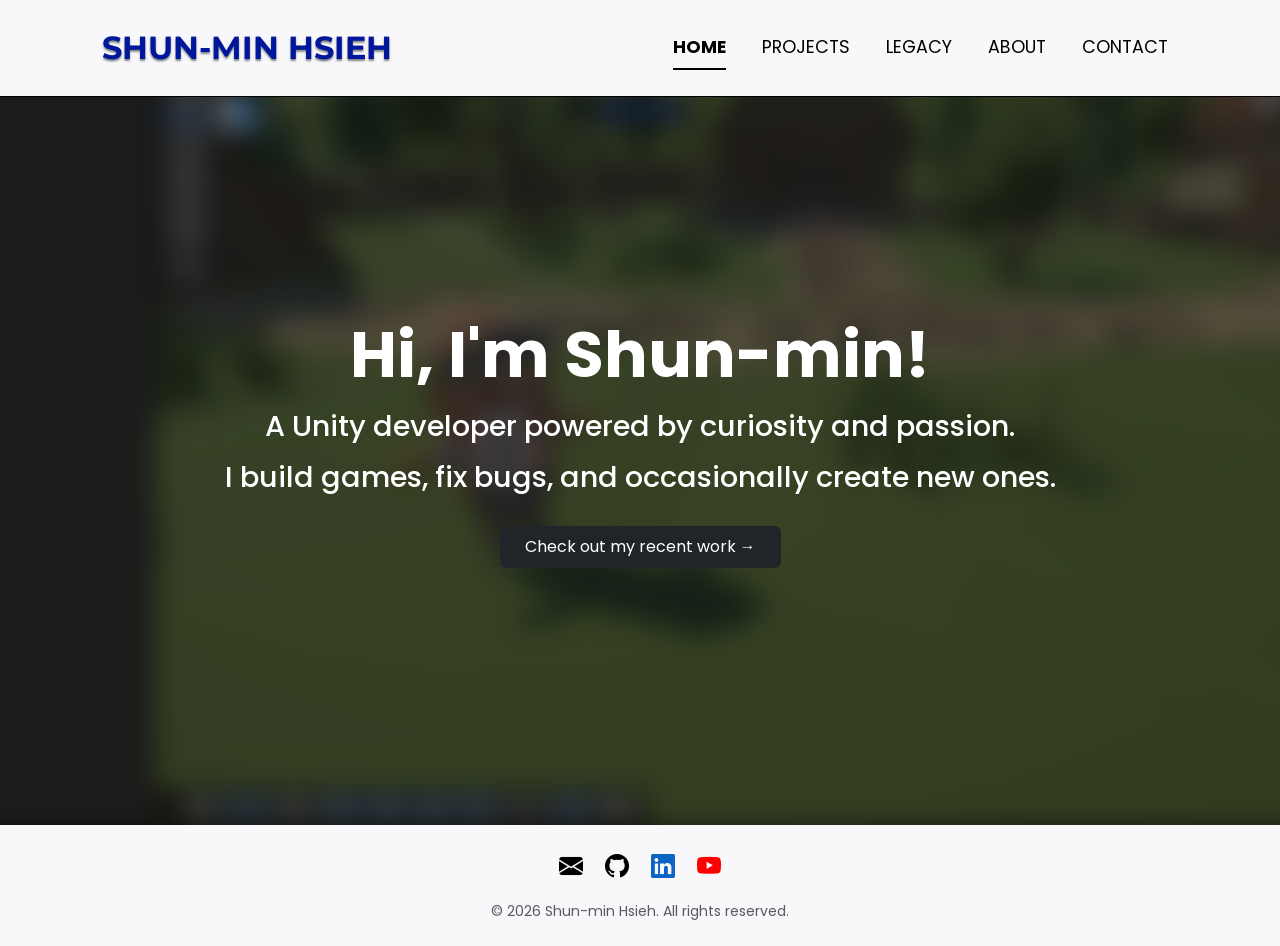
<file: index.html>
<!DOCTYPE html>
<html lang="en">
  <head>
    <meta charset="UTF-8" />
    <meta name="viewport" content="width=device-width, initial-scale=1.0" />

    <title>Shun-min Hsieh | Game Programmer Portfolio</title>
    <meta
      name="description"
      content="Shun-min Hsieh — Unity Game Programmer specializing in gameplay and UI development."
    />

    <!-- Favicon -->
    <link rel="icon" type="image/png" href="img/favicon.png" />

    <!-- Google Fonts -->
    <link rel="preconnect" href="https://fonts.googleapis.com" />
    <link rel="preconnect" href="https://fonts.gstatic.com" crossorigin />
    <link
      href="https://fonts.googleapis.com/css2?family=Montserrat:wght@900&family=Poppins:wght@300;400;700&display=swap"
      rel="stylesheet"
    />

    <!-- Bootstrap CSS -->
    <link
      href="https://cdn.jsdelivr.net/npm/bootstrap@5.3.2/dist/css/bootstrap.min.css"
      rel="stylesheet"
    />

    <!-- Bootstrap Icons -->
    <link
      rel="stylesheet"
      href="https://cdn.jsdelivr.net/npm/bootstrap-icons@1.11.2/font/bootstrap-icons.min.css"
    />

    <!-- CSS -->
    <link rel="stylesheet" href="css/style.css" />

    <!-- Open Graph -->
    <meta property="og:title" content="Shun-min Hsieh | Game Programmer Portfolio" />
    <meta property="og:description" content="Unity Game Programmer Portfolio" />
    <meta property="og:type" content="website" />
    <meta property="og:image" content="img/preview.png" />
    <meta property="og:url" content="https://sh960440.github.io/portfolio/" />

    <!-- Twitter Card -->
    <meta name="twitter:card" content="summary_large_image" />
  </head>

  <body>
    <!-- Navbar -->
    <nav class="navbar py-3" style="background-color: #f8f8fa">
      <div class="container d-flex justify-content-between align-items-center">
        <a class="navbar-brand fw-bold" href="index.html">SHUN-MIN HSIEH</a>

        <ul class="nav nav-underline">
          <li class="nav-item">
            <a class="nav-link active" href="index.html">HOME</a>
          </li>
          <li class="nav-item">
            <a class="nav-link" href="projects.html">PROJECTS</a>
          </li>
          <li class="nav-item">
            <a class="nav-link" href="legacy.html">LEGACY</a>
          </li>
          <li class="nav-item">
            <a class="nav-link" href="about.html">ABOUT</a>
          </li>
          <li class="nav-item">
            <a class="nav-link" href="contact.html">CONTACT</a>
          </li>
        </ul>
      </div>
    </nav>

    <!-- Hero Section -->
    <section class="hero">
      <div class="hero-bg"></div>
      <div class="hero-content text-center">
        <h1 class="fw-bold">Hi, I'm Shun-min!</h1>
        <h2 class="mt-3">A Unity developer powered by curiosity and passion.</h2>
        <h2 class="mt-3">I build games, fix bugs, and occasionally create new ones.</h2>
        <a href="projects.html" class="btn btn-dark mt-4 px-4 py-2">Check out my recent work →</a>
      </div>
    </section>

    <!-- Footer -->
    <footer class="py-4" style="background-color: #f8f8fa;">
      <div class="container text-center">
        <div class="mb-3 social-links">
          <a href="mailto:sh960440@gmail.com" class="mx-2 email">
            <i class="bi bi-envelope-fill"></i>
          </a>
          <a href="https://github.com/sh960440" class="mx-2 github">
            <i class="bi bi-github"></i>
          </a>
          <a href="https://linkedin.com/in/shun-min-hsieh-b8a76b166/" class="mx-2 linkedin">
            <i class="bi bi-linkedin"></i>
          </a>
          <a href="https://youtube.com/playlist?list=PLE5NE7yeOQR6OZbv3dW4vCkKGmFOtLgiM&si=_cCBBaSSwA2jwL-O" class="mx-2 youtube">
            <i class="bi bi-youtube"></i>
          </a>
        </div>

        <p class="text-muted small mb-0">
          &copy; 2026 Shun-min Hsieh. All rights reserved.
        </p>
      </div>
    </footer>
  </body>
</html>
</file>
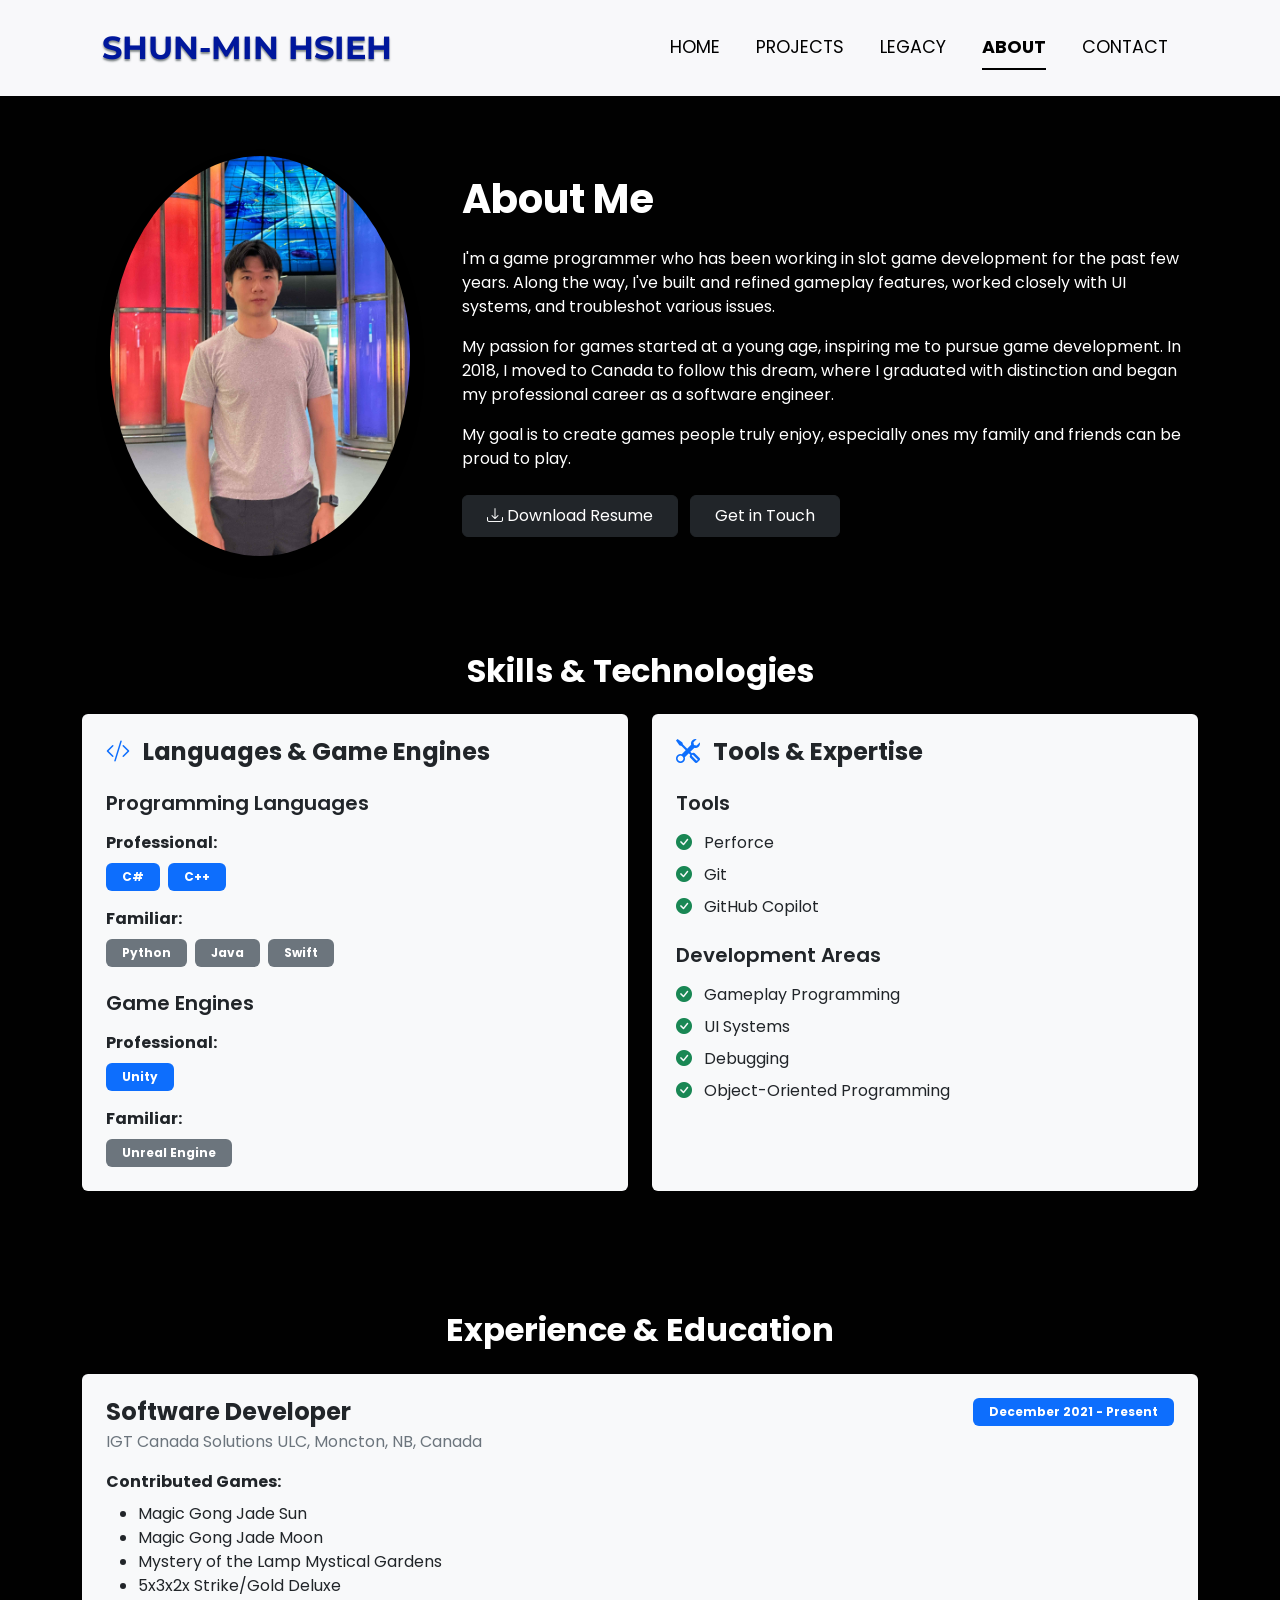
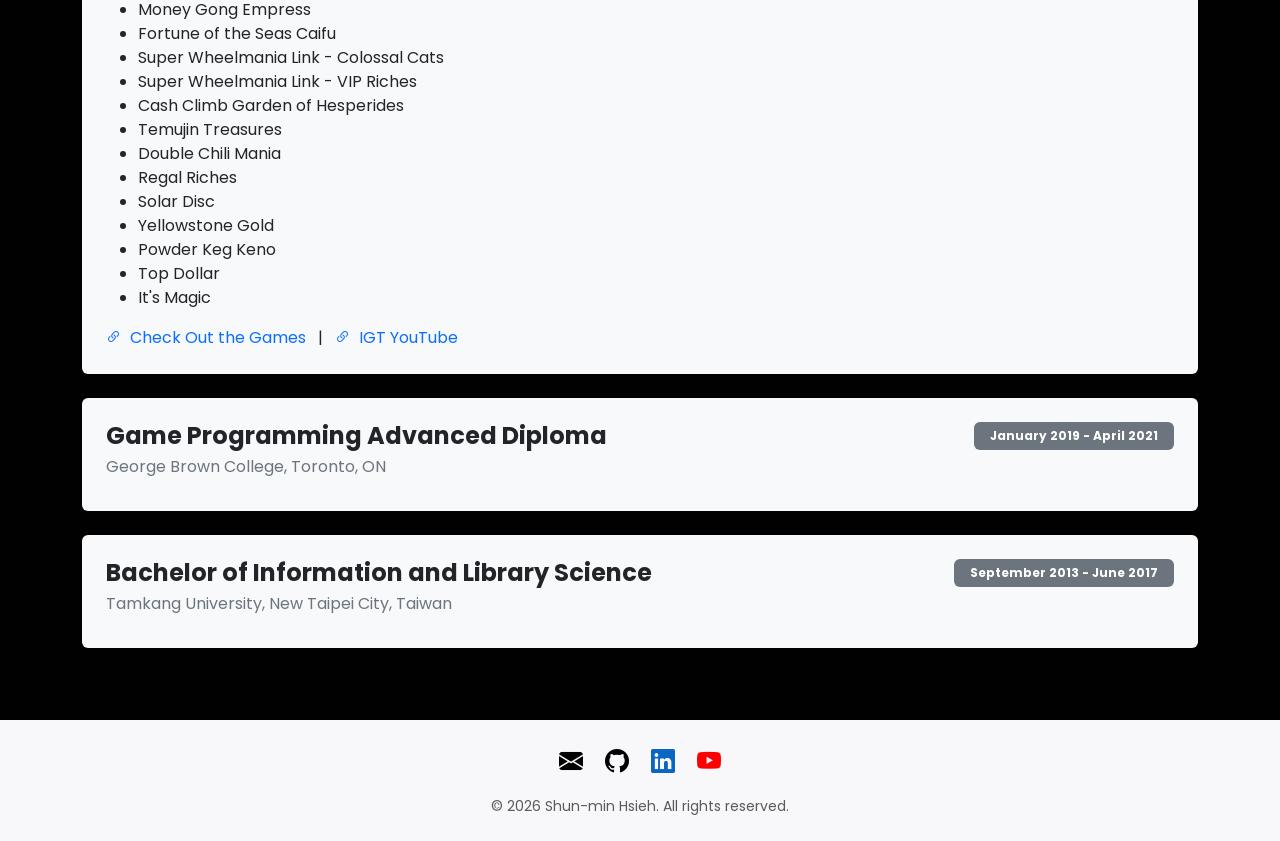
<file: about.html>
<!DOCTYPE html>
<html lang="en">
  <head>
    <meta charset="UTF-8" />
    <meta name="viewport" content="width=device-width, initial-scale=1.0" />

    <title>About | Shun-min Hsieh</title>
    <meta
      name="description"
      content="Learn more about Shun-min Hsieh."
    />

    <!-- Favicon -->
    <link rel="icon" type="image/png" href="img/favicon.png" />

    <!-- Google Fonts -->
    <link rel="preconnect" href="https://fonts.googleapis.com" />
    <link rel="preconnect" href="https://fonts.gstatic.com" crossorigin />
    <link
      href="https://fonts.googleapis.com/css2?family=Montserrat:wght@900&family=Poppins:wght@300;400;700&display=swap"
      rel="stylesheet"
    />

    <!-- Bootstrap CSS -->
    <link
      href="https://cdn.jsdelivr.net/npm/bootstrap@5.3.2/dist/css/bootstrap.min.css"
      rel="stylesheet"
    />

    <!-- Bootstrap Icons -->
    <link
      rel="stylesheet"
      href="https://cdn.jsdelivr.net/npm/bootstrap-icons@1.11.2/font/bootstrap-icons.min.css"
    />

    <!-- CSS -->
    <link rel="stylesheet" href="css/style.css" />

    <!-- Open Graph -->
    <meta property="og:title" content="Shun-min Hsieh | Game Programmer Portfolio" />
    <meta property="og:description" content="Unity Game Programmer Portfolio" />
    <meta property="og:type" content="website" />
    <meta property="og:image" content="img/preview.png" />
    <meta property="og:url" content="https://sh960440.github.io/portfolio/" />

    <!-- Twitter Card -->
    <meta name="twitter:card" content="summary_large_image" />
  </head>

  <body>
    <!-- Navbar -->
    <nav class="navbar py-3">
      <div class="container d-flex justify-content-between align-items-center">
        <a class="navbar-brand fw-bold" href="index.html">SHUN-MIN HSIEH</a>

        <ul class="nav nav-underline">
          <li class="nav-item">
            <a class="nav-link" href="index.html">HOME</a>
          </li>
          <li class="nav-item">
            <a class="nav-link" href="projects.html">PROJECTS</a>
          </li>
          <li class="nav-item">
            <a class="nav-link" href="legacy.html">LEGACY</a>
          </li>
          <li class="nav-item">
            <a class="nav-link active" href="about.html">ABOUT</a>
          </li>
          <li class="nav-item">
            <a class="nav-link" href="contact.html">CONTACT</a>
          </li>
        </ul>
      </div>
    </nav>

    <!-- About Section -->
    <section class="pt-5 pb-5" style="padding-top: 6rem !important;">
      <div class="container">
        <div class="row align-items-center">
          <!-- Profile Image -->
          <div class="col-lg-4 text-center mb-4 mb-lg-0">
            <img 
              src="img/profile.jpg" 
              alt="Shun-min Hsieh" 
              class="img-fluid rounded-circle shadow"
              style="max-width: 300px;"
            />
          </div>

          <!-- About Content -->
          <div class="col-lg-8">
            <h1 class="fw-bold mb-4">About Me</h1>
            <p>
              I'm a game programmer who has been working in slot game development for the past few years. Along the way, I've built and refined gameplay features, worked closely with UI systems, and troubleshot various issues.
            </p>
            <p>
              My passion for games started at a young age, inspiring me to pursue game development. In 2018, I moved to Canada to follow this dream, where I graduated with distinction and began my professional career as a software engineer.
            </p>
            <p>
              My goal is to create games people truly enjoy, especially ones my family and friends can be proud to play.
            </p>

            <!-- Download Resume Button -->
            <div class="mt-4">
              <a href="files/resume.pdf" class="btn btn-dark px-4 py-2" download>
                <i class="bi bi-download"></i> Download Resume
              </a>
              <a href="contact.html" class="btn btn-dark px-4 py-2 ms-2">
                Get in Touch
              </a>
            </div>
          </div>
        </div>

        <!-- Skills Section -->
        <div class="row mt-5 pt-5">
          <div class="col-12">
            <h2 class="fw-bold mb-4 text-center">Skills & Technologies</h2>
          </div>

          <div class="col-lg-6 mb-4">
            <div class="p-4 bg-light rounded h-100" style="color: #212529;">
              <h4 class="fw-bold mb-4">
                <i class="bi bi-code-slash text-primary me-2"></i>
                Languages & Game Engines
              </h4>

              <div class="mb-4">
                <h5 class="fw-semibold mb-3">Programming Languages</h5>
                <div class="mb-3">
                  <p class="mb-2"><strong>Professional:</strong></p>
                  <div class="d-flex flex-wrap gap-2">
                    <span class="badge bg-primary px-3 py-2">C#</span>
                    <span class="badge bg-primary px-3 py-2">C++</span>
                  </div>
                </div>
                <div>
                  <p class="mb-2"><strong>Familiar:</strong></p>
                  <div class="d-flex flex-wrap gap-2">
                    <span class="badge bg-secondary px-3 py-2">Python</span>
                    <span class="badge bg-secondary px-3 py-2">Java</span>
                    <span class="badge bg-secondary px-3 py-2">Swift</span>
                  </div>
                </div>
              </div>

              <div>
                <h5 class="fw-semibold mb-3">Game Engines</h5>
                <div class="mb-3">
                  <p class="mb-2"><strong>Professional:</strong></p>
                  <div class="d-flex flex-wrap gap-2">
                    <span class="badge bg-primary px-3 py-2">Unity</span>
                  </div>
                </div>
                <div>
                  <p class="mb-2"><strong>Familiar:</strong></p>
                  <div class="d-flex flex-wrap gap-2">
                    <span class="badge bg-secondary px-3 py-2">Unreal Engine</span>
                  </div>
                </div>
              </div>
            </div>
          </div>

          <div class="col-lg-6 mb-4">
            <div class="p-4 bg-light rounded h-100" style="color: #212529;">
              <h4 class="fw-bold mb-4">
                <i class="bi bi-tools text-primary me-2"></i>
                Tools & Expertise
              </h4>

              <div class="mb-4">
                <h5 class="fw-semibold mb-3">Tools</h5>
                <ul class="list-unstyled">
                  <li class="mb-2">
                    <i class="bi bi-check-circle-fill text-success me-2"></i>
                    Perforce
                  </li>
                  <li class="mb-2">
                    <i class="bi bi-check-circle-fill text-success me-2"></i>
                    Git
                  </li>
                  <li class="mb-2">
                    <i class="bi bi-check-circle-fill text-success me-2"></i>
                    GitHub Copilot
                  </li>
                </ul>
              </div>

              <div>
                <h5 class="fw-semibold mb-3">Development Areas</h5>
                <ul class="list-unstyled">
                  <li class="mb-2">
                    <i class="bi bi-check-circle-fill text-success me-2"></i>
                    Gameplay Programming
                  </li>
                  <li class="mb-2">
                    <i class="bi bi-check-circle-fill text-success me-2"></i>
                    UI Systems
                  </li>
                  <li class="mb-2">
                    <i class="bi bi-check-circle-fill text-success me-2"></i>
                    Debugging
                  </li>
                  <li class="mb-2">
                    <i class="bi bi-check-circle-fill text-success me-2"></i>
                    Object-Oriented Programming
                  </li>
                </ul>
              </div>
            </div>
          </div>
        </div>

        <!-- Experience & Education Timeline -->
        <div class="row mt-5 pt-5">
          <div class="col-12">
            <h2 class="fw-bold mb-4 text-center">Experience & Education</h2>
            
            <div class="timeline">
              <!-- Experience Item -->
              <div class="mb-4 p-4 bg-light rounded" style="color: #212529;">
                <div class="d-flex justify-content-between align-items-start flex-wrap">
                  <div class="flex-grow-1">
                    <h4 class="fw-bold mb-1">Software Developer</h4>
                    <p class="mb-2" style="color: #6c757d;">IGT Canada Solutions ULC, Moncton, NB, Canada</p>
                    
                    <!-- Game Titles -->
                    <div class="mt-3 mb-3">
                      <p class="mb-2"><strong>Contributed Games:</strong></p>
                      <ul style="color: #212529;">
                        <li>Magic Gong Jade Sun</li>
                        <li>Magic Gong Jade Moon</li>
                        <li>Mystery of the Lamp Mystical Gardens</li>
                        <li>5x3x2x Strike/Gold Deluxe</li>
                        <li>Money Gong Empress</li>
                        <li>Fortune of the Seas Caifu</li>
                        <li>Super Wheelmania Link - Colossal Cats</li>
                        <li>Super Wheelmania Link - VIP Riches</li>
                        <li>Cash Climb Garden of Hesperides</li>
                        <li>Temujin Treasures</li>
                        <li>Double Chili Mania</li>
                        <li>Regal Riches</li>
                        <li>Solar Disc</li>
                        <li>Yellowstone Gold</li>
                        <li>Powder Keg Keno</li>
                        <li>Top Dollar</li>
                        <li>It's Magic</li>
                      </ul>
                    </div>

                    <!-- Links -->
                    <p class="mb-0">
                      <a href="https://www.igt.com/products-and-services/gaming#AllProducts" target="_blank" style="color: #0d6efd; text-decoration: none;">
                        <i class="bi bi-link-45deg me-1"></i>  
                        Check Out the Games
                      </a>
                      <span class="mx-2">|</span>
                      <a href="https://www.youtube.com/@igt/featured" target="_blank" style="color: #0d6efd; text-decoration: none;">
                        <i class="bi bi-link-45deg me-1"></i>
                        IGT YouTube
                      </a>
                    </p>
                  </div>
                  <span class="badge bg-primary px-3 py-2 ms-3" style="height: fit-content;">December 2021 - Present</span>
                </div>
              </div>

              <!-- Education Item 1 -->
              <div class="mb-4 p-4 bg-light rounded" style="color: #212529;">
                <div class="d-flex justify-content-between align-items-start flex-wrap">
                  <div>
                    <h4 class="fw-bold mb-1">Game Programming Advanced Diploma</h4>
                    <p class="mb-2" style="color: #6c757d;">George Brown College, Toronto, ON</p>
                  </div>
                  <span class="badge bg-secondary px-3 py-2">January 2019 - April 2021</span>
                </div>
              </div>

              <!-- Education Item 2 -->
              <div class="mb-4 p-4 bg-light rounded" style="color: #212529;">
                <div class="d-flex justify-content-between align-items-start flex-wrap">
                  <div>
                    <h4 class="fw-bold mb-1">Bachelor of Information and Library Science</h4>
                    <p class="mb-2" style="color: #6c757d;">Tamkang University, New Taipei City, Taiwan</p>
                  </div>
                  <span class="badge bg-secondary px-3 py-2">September 2013 - June 2017</span>
                </div>
              </div>
            </div>
          </div>
        </div>
      </div>
    </section>

    <!-- Footer -->
    <footer class="py-4" style="background-color: #f8f8fa;">
      <div class="container text-center">
        <div class="mb-3 social-links">
          <a href="mailto:sh960440@gmail.com" class="mx-2 email">
            <i class="bi bi-envelope-fill"></i>
          </a>
          <a href="https://github.com/sh960440" class="mx-2 github">
            <i class="bi bi-github"></i>
          </a>
          <a href="https://linkedin.com/in/shun-min-hsieh-b8a76b166/" class="mx-2 linkedin">
            <i class="bi bi-linkedin"></i>
          </a>
          <a href="https://youtube.com/playlist?list=PLE5NE7yeOQR6OZbv3dW4vCkKGmFOtLgiM&si=_cCBBaSSwA2jwL-O" class="mx-2 youtube">
            <i class="bi bi-youtube"></i>
          </a>
        </div>

        <p class="text-muted small mb-0">
          &copy; 2026 Shun-min Hsieh. All rights reserved.
        </p>
      </div>
    </footer>
  </body>
</html>
</file>
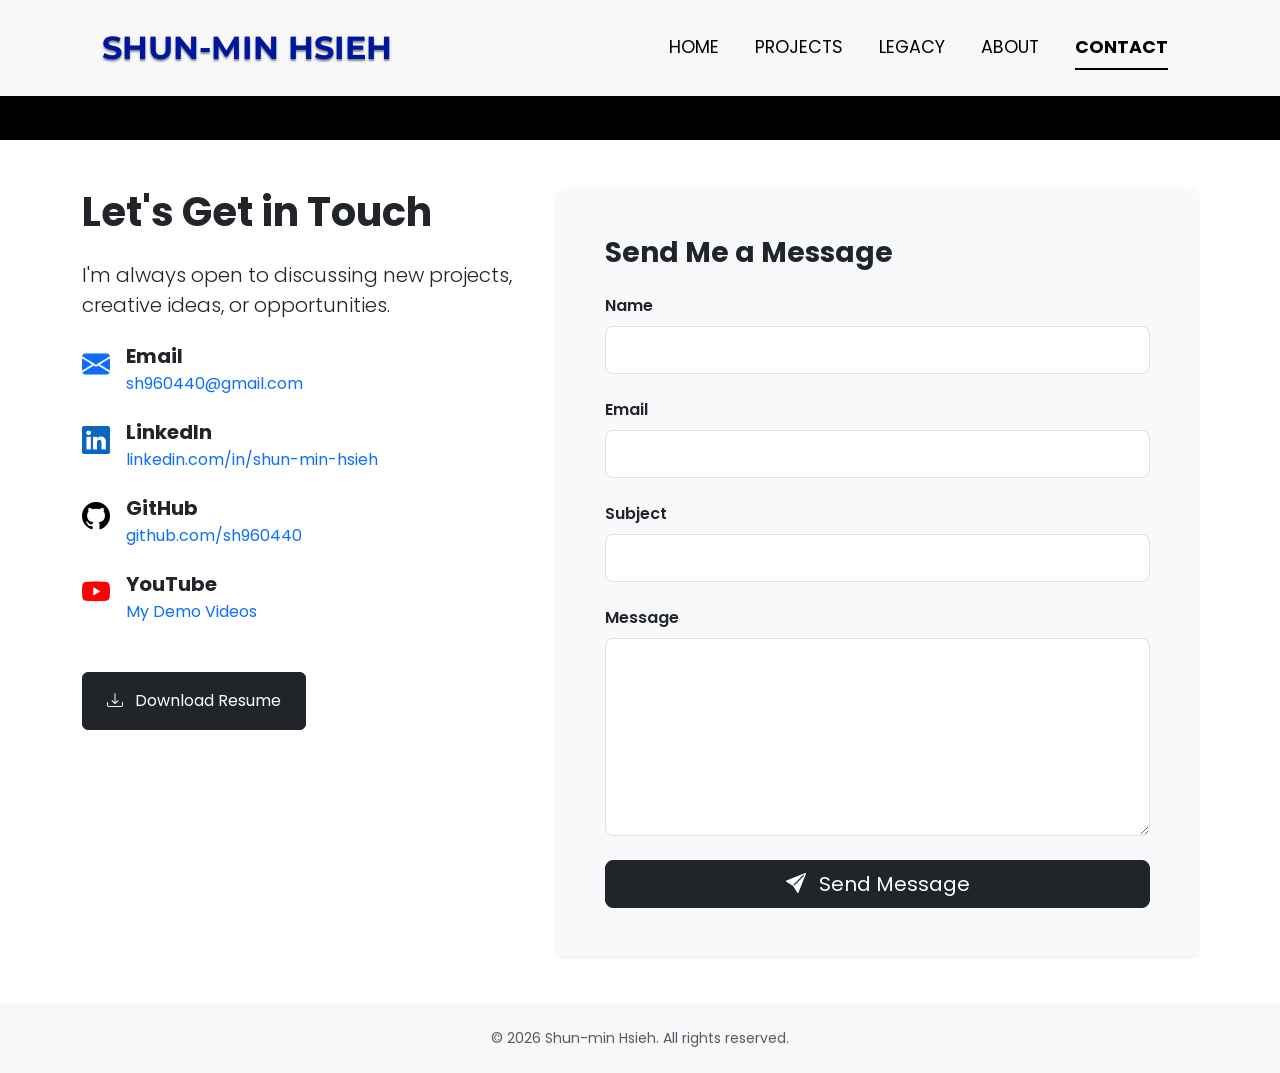
<file: contact.html>
<!DOCTYPE html>
<html lang="en">
  <head>
    <meta charset="UTF-8" />
    <meta name="viewport" content="width=device-width, initial-scale=1.0" />

    <title>Contact | Shun-min Hsieh</title>
    <meta
      name="description"
      content="Get in touch with Shun-min."
    />

    <!-- Favicon -->
    <link rel="icon" type="image/png" href="img/favicon.png" />

    <!-- Google Fonts -->
    <link rel="preconnect" href="https://fonts.googleapis.com" />
    <link rel="preconnect" href="https://fonts.gstatic.com" crossorigin />
    <link
      href="https://fonts.googleapis.com/css2?family=Montserrat:wght@900&family=Poppins:wght@300;400;700&display=swap"
      rel="stylesheet"
    />

    <!-- Bootstrap CSS -->
    <link
      href="https://cdn.jsdelivr.net/npm/bootstrap@5.3.2/dist/css/bootstrap.min.css"
      rel="stylesheet"
    />

    <!-- Bootstrap Icons -->
    <link
      rel="stylesheet"
      href="https://cdn.jsdelivr.net/npm/bootstrap-icons@1.11.2/font/bootstrap-icons.min.css"
    />

    <!-- CSS -->
    <link rel="stylesheet" href="css/style.css" />

    <!-- Open Graph -->
    <meta property="og:title" content="Shun-min Hsieh | Game Programmer Portfolio" />
    <meta property="og:description" content="Unity Game Programmer Portfolio" />
    <meta property="og:type" content="website" />
    <meta property="og:image" content="img/preview.png" />
    <meta property="og:url" content="https://sh960440.github.io/portfolio/" />

    <!-- Twitter Card -->
    <meta name="twitter:card" content="summary_large_image" />
  </head>

  <body>
    <!-- Navbar -->
    <nav class="navbar py-3" style="background-color: #f8f8fa">
      <div class="container d-flex justify-content-between align-items-center">
        <a class="navbar-brand fw-bold" href="index.html">SHUN-MIN HSIEH</a>

        <ul class="nav nav-underline">
          <li class="nav-item">
            <a class="nav-link" href="index.html">HOME</a>
          </li>
          <li class="nav-item">
            <a class="nav-link" href="projects.html">PROJECTS</a>
          </li>
          <li class="nav-item">
            <a class="nav-link" href="legacy.html">LEGACY</a>
          </li>
          <li class="nav-item">
            <a class="nav-link" href="about.html">ABOUT</a>
          </li>
          <li class="nav-item">
            <a class="nav-link active" href="contact.html">CONTACT</a>
          </li>
        </ul>
      </div>
    </nav>

    <!-- Contact Section -->
    <section class="py-5" style="margin-top: 80px; background-color: white; min-height: 70vh;">
      <div class="container">
        <div class="row">
          <!-- Left Column: Contact Info -->
          <div class="col-lg-5 mb-5 mb-lg-0">
            <h1 class="fw-bold mb-4" style="color: #212529;">Let's Get in Touch</h1>
            <p class="lead mb-4" style="color: #212529;">
              I'm always open to discussing new projects, creative ideas, or opportunities.
            </p>

            <!-- Contact Methods -->
            <div class="contact-info">
              <!-- Email -->
              <div class="d-flex align-items-start mb-4">
                <div class="me-3">
                  <i class="bi bi-envelope-fill fs-3" style="color: #0d6efd;"></i>
                </div>
                <div>
                  <h5 class="fw-bold mb-1" style="color: #212529;">Email</h5>
                  <a href="mailto:sh960440@gmail.com" style="color: #0d6efd; text-decoration: none;">
                    sh960440@gmail.com
                  </a>
                </div>
              </div>

              <!-- LinkedIn -->
              <div class="d-flex align-items-start mb-4">
                <div class="me-3">
                  <i class="bi bi-linkedin fs-3" style="color: #0A66C2;"></i>
                </div>
                <div>
                  <h5 class="fw-bold mb-1" style="color: #212529;">LinkedIn</h5>
                  <a href="https://linkedin.com/in/shun-min-hsieh-b8a76b166/" target="_blank" style="color: #0d6efd; text-decoration: none;">
                    linkedin.com/in/shun-min-hsieh
                  </a>
                </div>
              </div>

              <!-- GitHub -->
              <div class="d-flex align-items-start mb-4">
                <div class="me-3">
                  <i class="bi bi-github fs-3" style="color: #000;"></i>
                </div>
                <div>
                  <h5 class="fw-bold mb-1" style="color: #212529;">GitHub</h5>
                  <a href="https://github.com/sh960440" target="_blank" style="color: #0d6efd; text-decoration: none;">
                    github.com/sh960440
                  </a>
                </div>
              </div>

              <!-- YouTube -->
              <div class="d-flex align-items-start mb-4">
                <div class="me-3">
                  <i class="bi bi-youtube fs-3" style="color: #FF0000;"></i>
                </div>
                <div>
                  <h5 class="fw-bold mb-1" style="color: #212529;">YouTube</h5>
                  <a href="https://youtube.com/playlist?list=PLE5NE7yeOQR6OZbv3dW4vCkKGmFOtLgiM&si=_cCBBaSSwA2jwL-O" target="_blank" style="color: #0d6efd; text-decoration: none;">
                    My Demo Videos
                  </a>
                </div>
              </div>
            </div>

            <!-- Resume -->
            <div class="mt-5">
              <a href="files/resume.pdf" class="btn btn-dark px-4 py-3" download>
                <i class="bi bi-download me-2"></i>
                Download Resume
              </a>
            </div>
          </div>

          <!-- Right Column: Contact Form -->
          <div class="col-lg-7">
            <div class="p-4 p-lg-5 bg-light rounded shadow-sm">
              <h3 class="fw-bold mb-4" style="color: #212529;">Send Me a Message</h3>

              <form id="contact-form" action="https://formspree.io/f/mojoadvg" method="POST">
                <!-- Name -->
                <div class="mb-4">
                  <label for="name" class="form-label fw-semibold" style="color: #212529;">Name</label>
                  <input 
                    type="text" 
                    class="form-control form-control-lg" 
                    id="name" 
                    name="name"
                    required
                  />
                </div>

                <!-- Email -->
                <div class="mb-4">
                  <label for="email" class="form-label fw-semibold" style="color: #212529;">Email</label>
                  <input 
                    type="email" 
                    class="form-control form-control-lg" 
                    id="email" 
                    name="email"
                    required
                  />
                </div>

                <!-- Subject -->
                <div class="mb-4">
                  <label for="subject" class="form-label fw-semibold" style="color: #212529;">Subject</label>
                  <input 
                    type="text" 
                    class="form-control form-control-lg" 
                    id="subject" 
                    name="subject"
                    required
                  />
                </div>

                <!-- Message -->
                <div class="mb-4">
                  <label for="message" class="form-label fw-semibold" style="color: #212529;">Message</label>
                  <textarea 
                    class="form-control form-control-lg" 
                    id="message" 
                    name="message"
                    rows="6"
                    required
                  ></textarea>
                </div>

                <input type="text" name="_gotcha" style="display:none">

                <div id="form-status"></div>

                <button type="submit" class="btn btn-dark btn-lg px-5 w-100">
                  <i class="bi bi-send-fill me-2"></i>
                  Send Message
                </button>
              </form>

            </div>
          </div>
        </div>
      </div>
    </section>

    <!-- Footer -->
    <footer class="py-4" style="background-color: #f8f8fa;">
      <div class="container text-center">
        <p class="text-muted small mb-0">
          &copy; 2026 Shun-min Hsieh. All rights reserved.
        </p>
      </div>
    </footer>

    <script>
      window.addEventListener('DOMContentLoaded', function() {
        var form = document.getElementById('contact-form');
        var status = document.getElementById('form-status');
        
        form.addEventListener('submit', function(e) {
          e.preventDefault();
          var data = new FormData(form);
          fetch(form.action, {
            method: 'POST',
            body: data,
            headers: {
              'Accept': 'application/json'
            }
          }).then(response => {
            if (response.ok) {
              status.innerHTML = "Thanks! Your message has been sent.";
              status.className = "alert alert-success mt-3";
              form.reset();
            } else {
              status.innerHTML = "Oops! There was a problem.";
              status.className = "alert alert-danger mt-3";
            }
          });
        });
      });
    </script>
  </body>
</html>
</file>
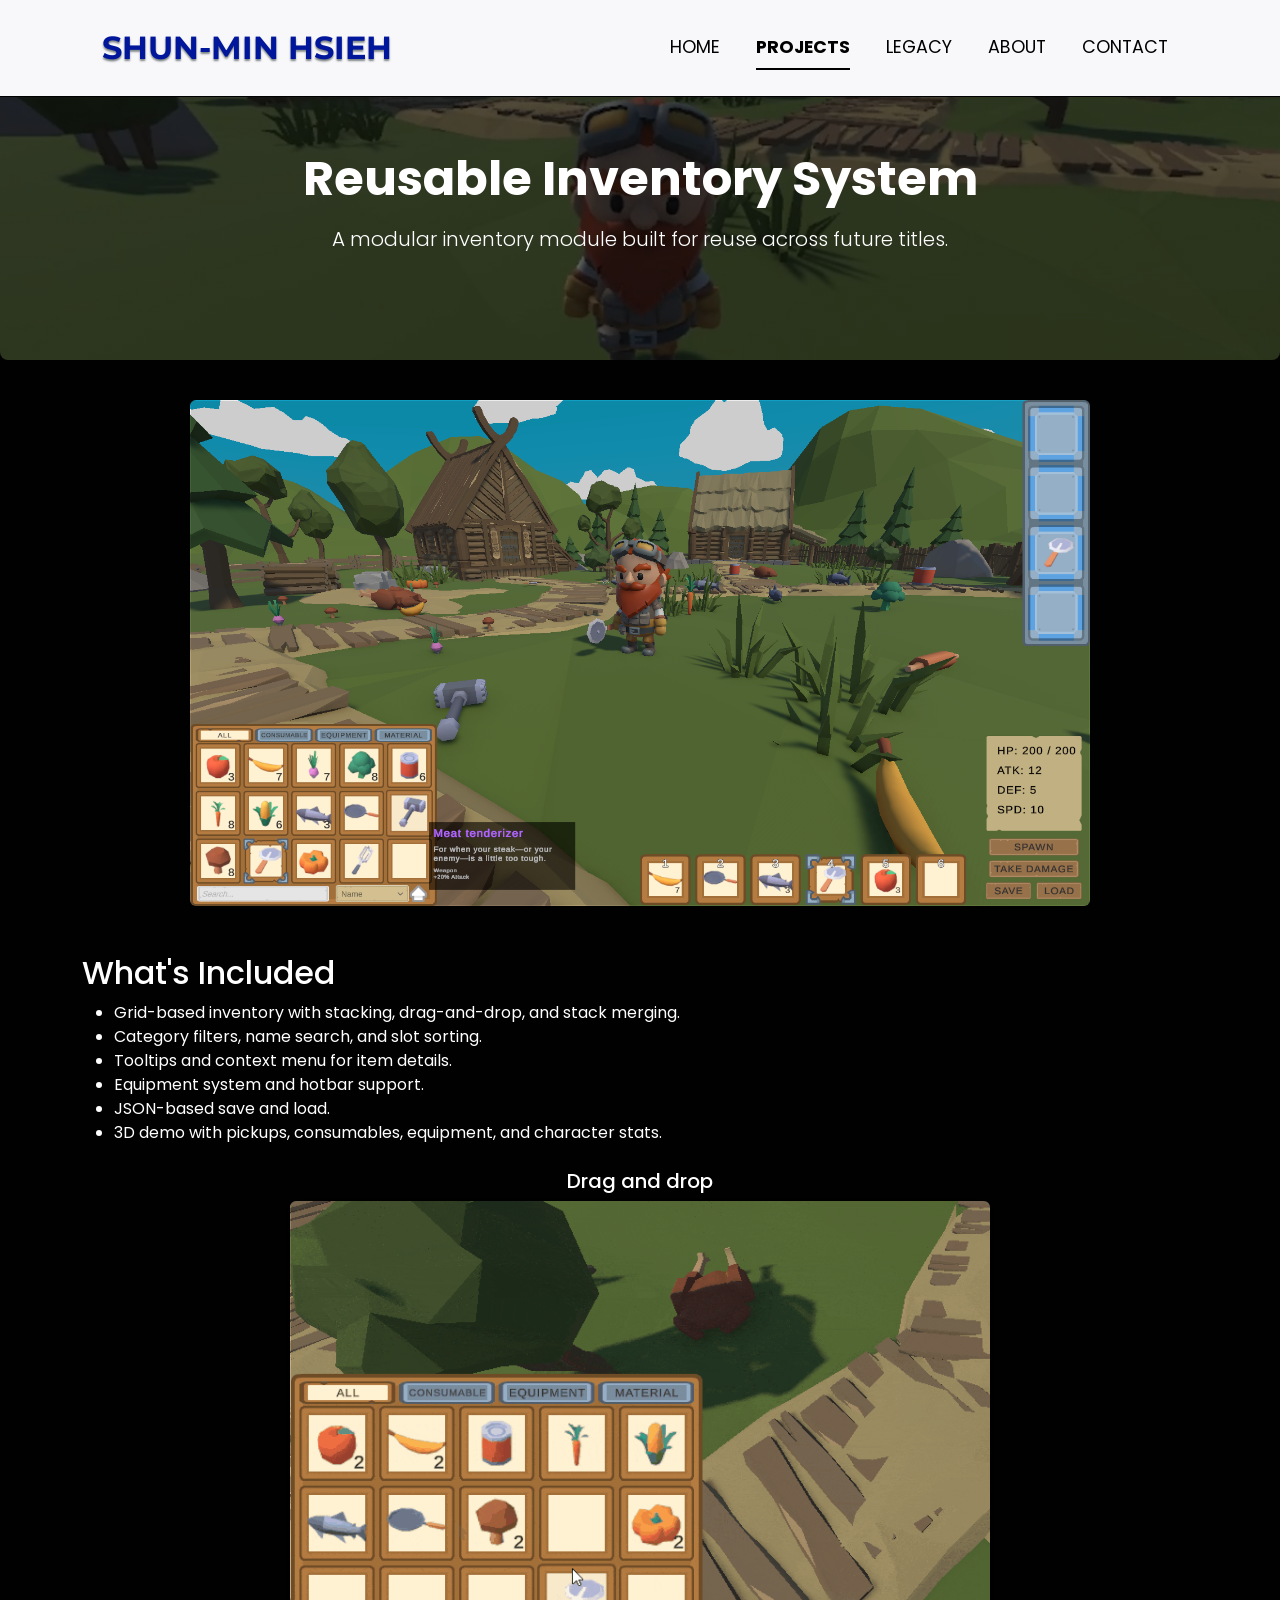
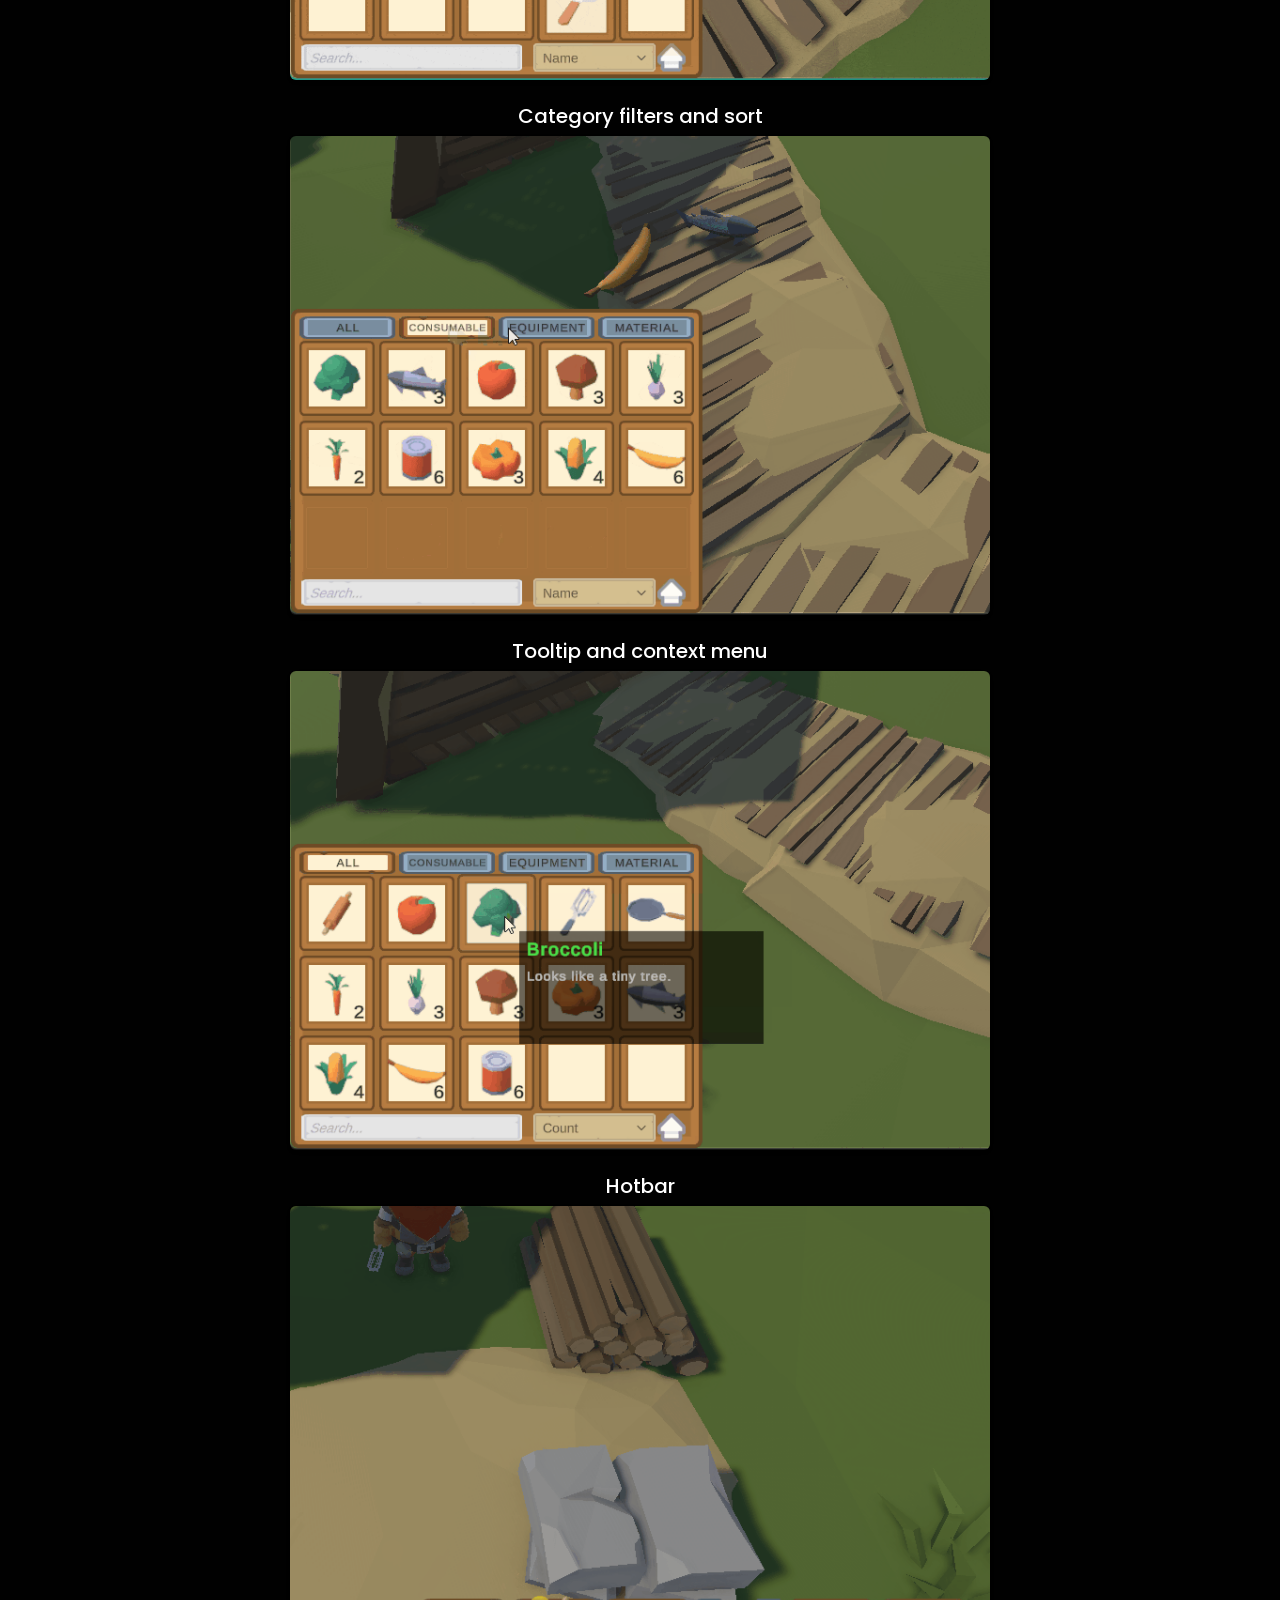
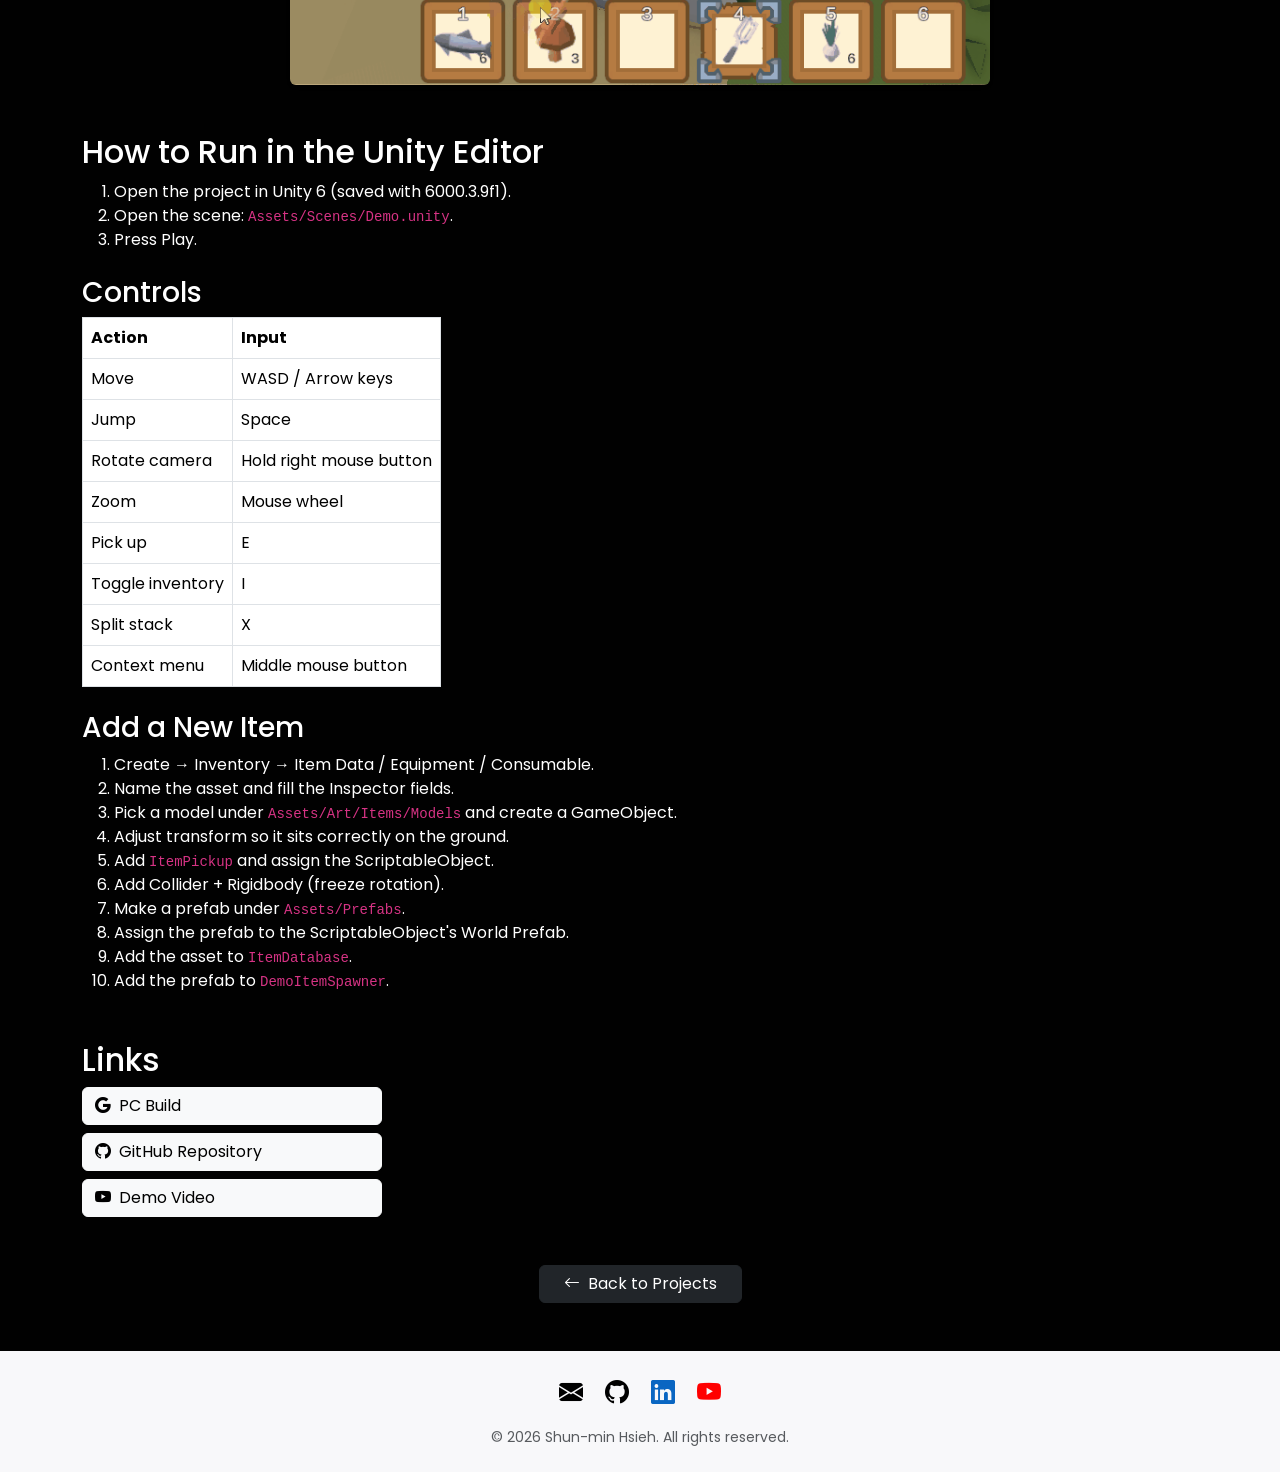
<file: inventory.html>
<!DOCTYPE html>
<html lang="en">
  <head>
    <meta charset="UTF-8" />
    <meta name="viewport" content="width=device-width, initial-scale=1.0" />

    <title>Projects | Shun-min Hsieh</title>
    <meta
      name="description"
      content="Explore the projects of Shun-min Hsieh."
    />

    <!-- Favicon -->
    <link rel="icon" type="image/png" href="img/favicon.png" />

    <!-- Google Fonts -->
    <link rel="preconnect" href="https://fonts.googleapis.com" />
    <link rel="preconnect" href="https://fonts.gstatic.com" crossorigin />
    <link
      href="https://fonts.googleapis.com/css2?family=Montserrat:wght@900&family=Poppins:wght@300;400;700&display=swap"
      rel="stylesheet"
    />

    <!-- Bootstrap CSS -->
    <link
      href="https://cdn.jsdelivr.net/npm/bootstrap@5.3.2/dist/css/bootstrap.min.css"
      rel="stylesheet"
    />

    <!-- Bootstrap Icons -->
    <link
      rel="stylesheet"
      href="https://cdn.jsdelivr.net/npm/bootstrap-icons@1.11.2/font/bootstrap-icons.min.css"
    />

    <!-- CSS -->
    <link rel="stylesheet" href="css/style.css" />

    <!-- Open Graph -->
    <meta property="og:title" content="Shun-min Hsieh | Game Programmer Portfolio" />
    <meta property="og:description" content="Unity Game Programmer Portfolio" />
    <meta property="og:type" content="website" />
    <meta property="og:image" content="img/preview.png" />
    <meta property="og:url" content="https://sh960440.github.io/portfolio/" />

    <!-- Twitter Card -->
    <meta name="twitter:card" content="summary_large_image" />
  </head>

  <body>
    <!-- Navbar -->
    <nav class="navbar py-3" style="background-color: #f8f8fa">
      <div class="container d-flex justify-content-between align-items-center">
        <a class="navbar-brand fw-bold" href="index.html">SHUN-MIN HSIEH</a>

        <ul class="nav nav-underline">
          <li class="nav-item">
            <a class="nav-link" href="index.html">HOME</a>
          </li>
          <li class="nav-item">
            <a class="nav-link active" href="projects.html">PROJECTS</a>
          </li>
          <li class="nav-item">
            <a class="nav-link" href="legacy.html">LEGACY</a>
          </li>
          <li class="nav-item">
            <a class="nav-link" href="about.html">ABOUT</a>
          </li>
          <li class="nav-item">
            <a class="nav-link" href="contact.html">CONTACT</a>
          </li>
        </ul>
      </div>
    </nav>
    
    <section class="inventory-hero text-center text-white d-flex align-items-center justify-content-center">
      <div>
        <h1 class="fw-bold display-5">Reusable Inventory System</h1>
        <p class="lead mt-3">A modular inventory module built for reuse across future titles.</p>
      </div>
    </section>

    <section class="container mt-4 mb-5">
      <img src="img/inventory-thumbnail.png"
     class="img-fluid rounded mb-4"
     style="display: block; margin: 0 auto; max-width: 900px;">

      <h2 class="mt-5">What's Included</h2>
      <ul>
        <li>Grid-based inventory with stacking, drag-and-drop, and stack merging.</li>
        <li>Category filters, name search, and slot sorting.</li>
        <li>Tooltips and context menu for item details.</li>
        <li>Equipment system and hotbar support.</li>
        <li>JSON-based save and load.</li>
        <li>3D demo with pickups, consumables, equipment, and character stats.</li>
      </ul>

      <div class="text-center my-4">
        <h5>Drag and drop</h5>
        <img src="img/gallery-dragdrop.gif" class="img-fluid rounded shadow-sm" style="max-width: 700px;">
      </div>

      <div class="text-center my-4">
        <h5>Category filters and sort</h5>
        <img src="img/gallery-filters.gif" class="img-fluid rounded shadow-sm" style="max-width: 700px;">
      </div>

      <div class="text-center my-4">
        <h5>Tooltip and context menu</h5>
        <img src="img/gallery-tooltip.gif" class="img-fluid rounded shadow-sm" style="max-width: 700px;">
      </div>

      <div class="text-center my-4">
        <h5>Hotbar</h5>
        <img src="img/gallery-hotbar.gif" class="img-fluid rounded shadow-sm" style="max-width: 700px;">
      </div>

      <h2 class="mt-5">How to Run in the Unity Editor</h2>
      <ol>
        <li>Open the project in Unity 6 (saved with 6000.3.9f1).</li>
        <li>Open the scene: <code>Assets/Scenes/Demo.unity</code>.</li>
        <li>Press Play.</li>
      </ol>

      <h3 class="mt-4">Controls</h3>
      <table class="table table-bordered w-auto">
        <thead>
          <tr><th>Action</th><th>Input</th></tr>
        </thead>
        <tbody>
          <tr><td>Move</td><td>WASD / Arrow keys</td></tr>
          <tr><td>Jump</td><td>Space</td></tr>
          <tr><td>Rotate camera</td><td>Hold right mouse button</td></tr>
          <tr><td>Zoom</td><td>Mouse wheel</td></tr>
          <tr><td>Pick up</td><td>E</td></tr>
          <tr><td>Toggle inventory</td><td>I</td></tr>
          <tr><td>Split stack</td><td>X</td></tr>
          <tr><td>Context menu</td><td>Middle mouse button</td></tr>
        </tbody>
      </table>
      
      <h3 class="mt-4">Add a New Item</h3>
      <ol>
        <li>Create → Inventory → Item Data / Equipment / Consumable.</li>
        <li>Name the asset and fill the Inspector fields.</li>
        <li>Pick a model under <code>Assets/Art/Items/Models</code> and create a GameObject.</li>
        <li>Adjust transform so it sits correctly on the ground.</li>
        <li>Add <code>ItemPickup</code> and assign the ScriptableObject.</li>
        <li>Add Collider + Rigidbody (freeze rotation).</li>
        <li>Make a prefab under <code>Assets/Prefabs</code>.</li>
        <li>Assign the prefab to the ScriptableObject's World Prefab.</li>
        <li>Add the asset to <code>ItemDatabase</code>.</li>
        <li>Add the prefab to <code>DemoItemSpawner</code>.</li>
      </ol>

      <h2 class="mt-5">Links</h2>

      <div class="d-flex flex-column gap-2" style="max-width: 300px;">
        <a href="https://drive.google.com/file/d/1gjlDkpnkIBAF3gz7iZH7zzoUVXIw8dy0/view?usp=sharing" 
          class="btn btn-light d-flex align-items-center gap-2">
          <i class="bi bi-google"></i> PC Build
        </a>

        <a href="https://github.com/sh960440/Inventory-System" 
          class="btn btn-light d-flex align-items-center gap-2">
          <i class="bi bi-github"></i> GitHub Repository
        </a>

        <a href="https://youtu.be/BHaeypp2zBY" 
          class="btn btn-light d-flex align-items-center gap-2">
          <i class="bi bi-youtube"></i> Demo Video
        </a>
      </div>
      
      <div class="text-center mt-5">
        <a href="projects.html" class="btn btn-dark px-4 d-inline-flex align-items-center gap-2">
          <i class="bi bi-arrow-left"></i> Back to Projects
        </a>
      </div>

    </section>

    <!-- Footer -->
    <footer class="py-4" style="background-color: #f8f8fa;">
      <div class="container text-center">
        <div class="mb-3 social-links">
          <a href="mailto:sh960440@gmail.com" class="mx-2 email">
            <i class="bi bi-envelope-fill"></i>
          </a>
          <a href="https://github.com/sh960440" class="mx-2 github">
            <i class="bi bi-github"></i>
          </a>
          <a href="https://linkedin.com/in/shun-min-hsieh-b8a76b166/" class="mx-2 linkedin">
            <i class="bi bi-linkedin"></i>
          </a>
          <a href="https://youtube.com/playlist?list=PLE5NE7yeOQR6OZbv3dW4vCkKGmFOtLgiM&si=_cCBBaSSwA2jwL-O" class="mx-2 youtube">
            <i class="bi bi-youtube"></i>
          </a>
        </div>

        <p class="text-muted small mb-0">
          &copy; 2026 Shun-min Hsieh. All rights reserved.
        </p>
      </div>
    </footer>
  </body>
</html>
</file>
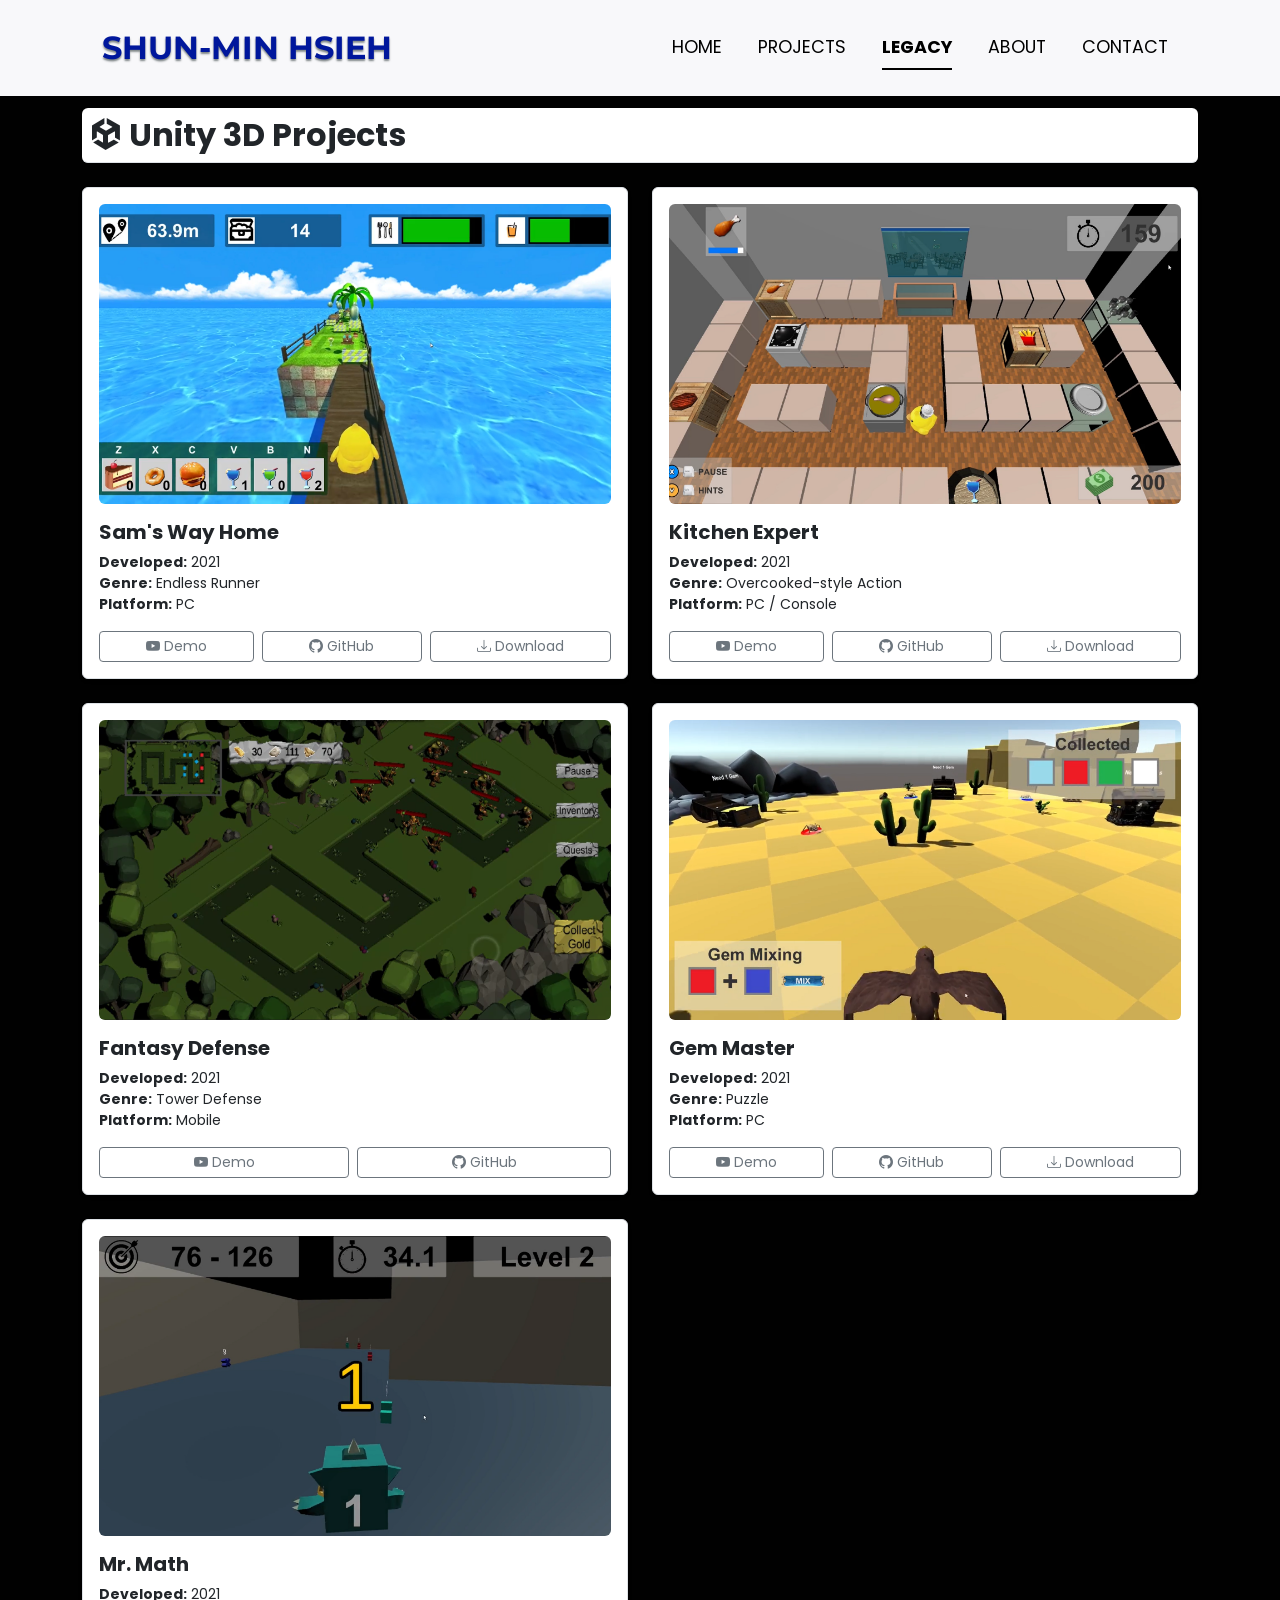
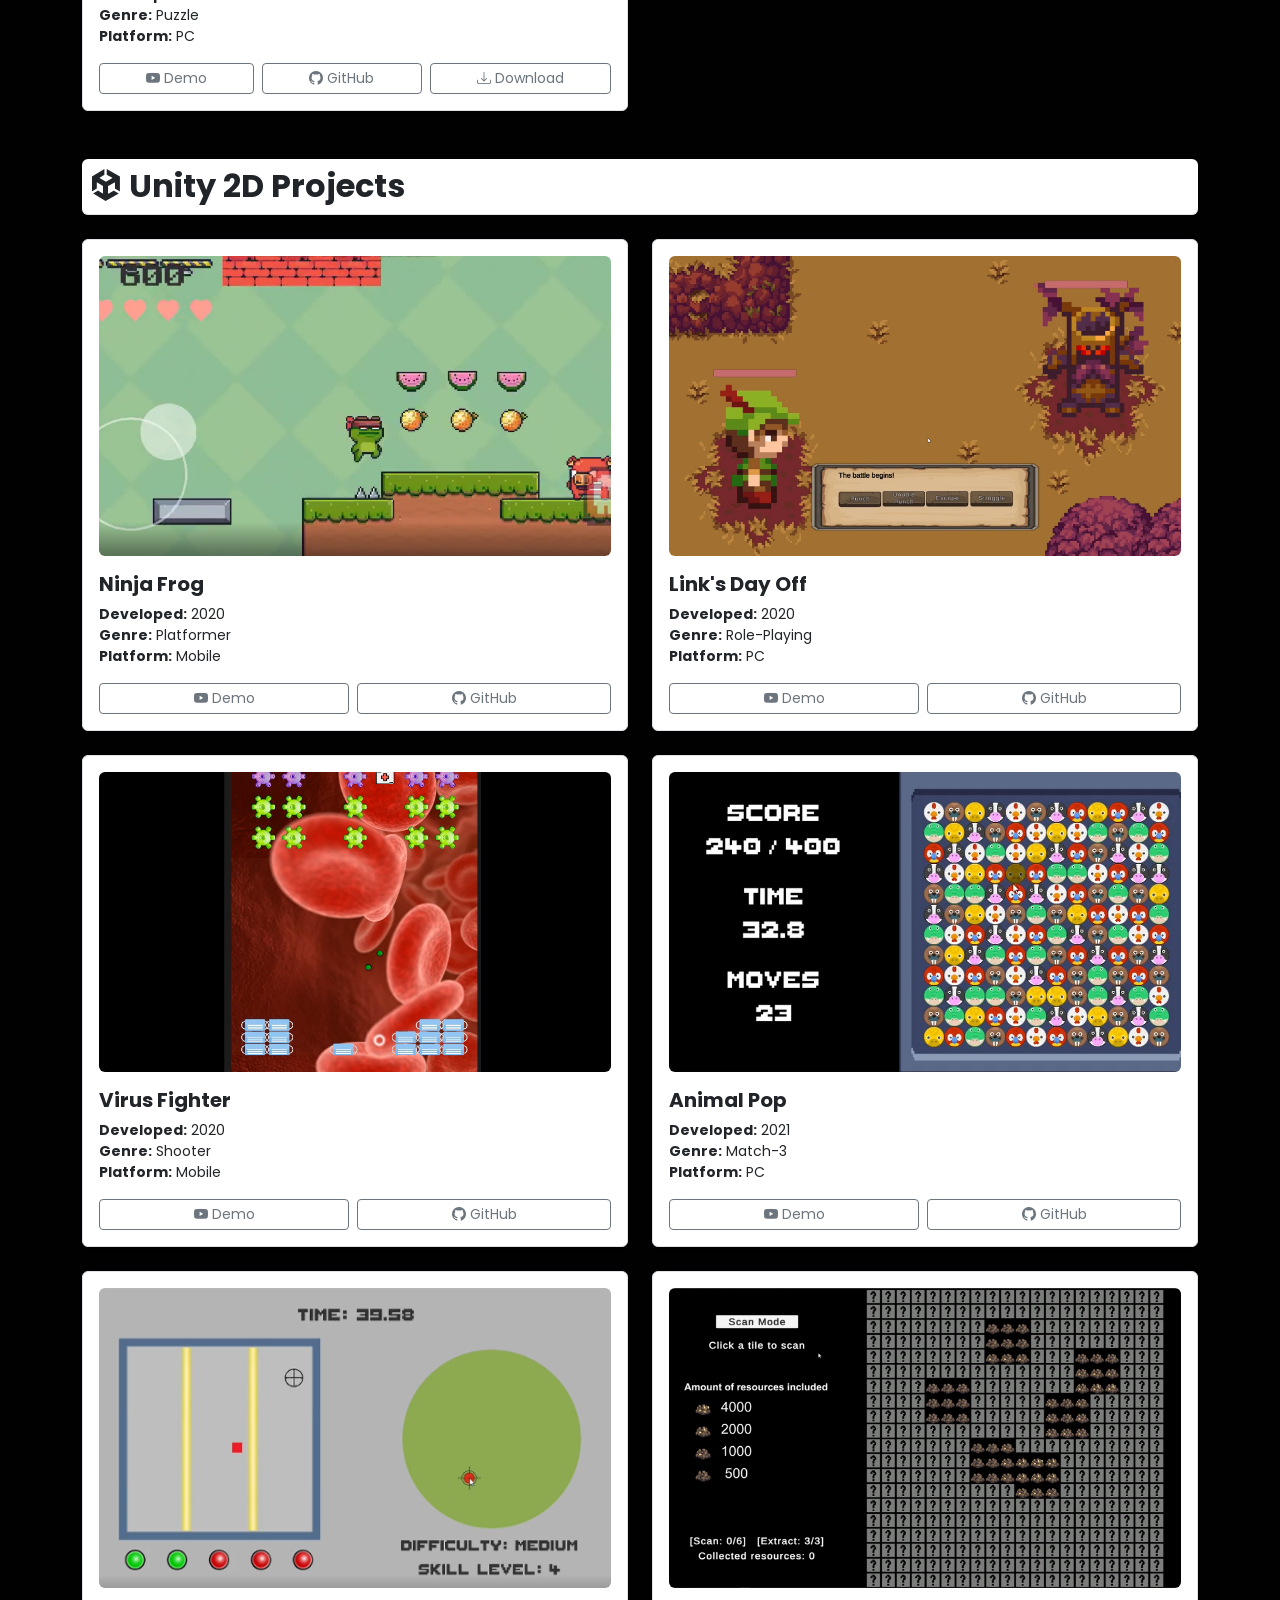
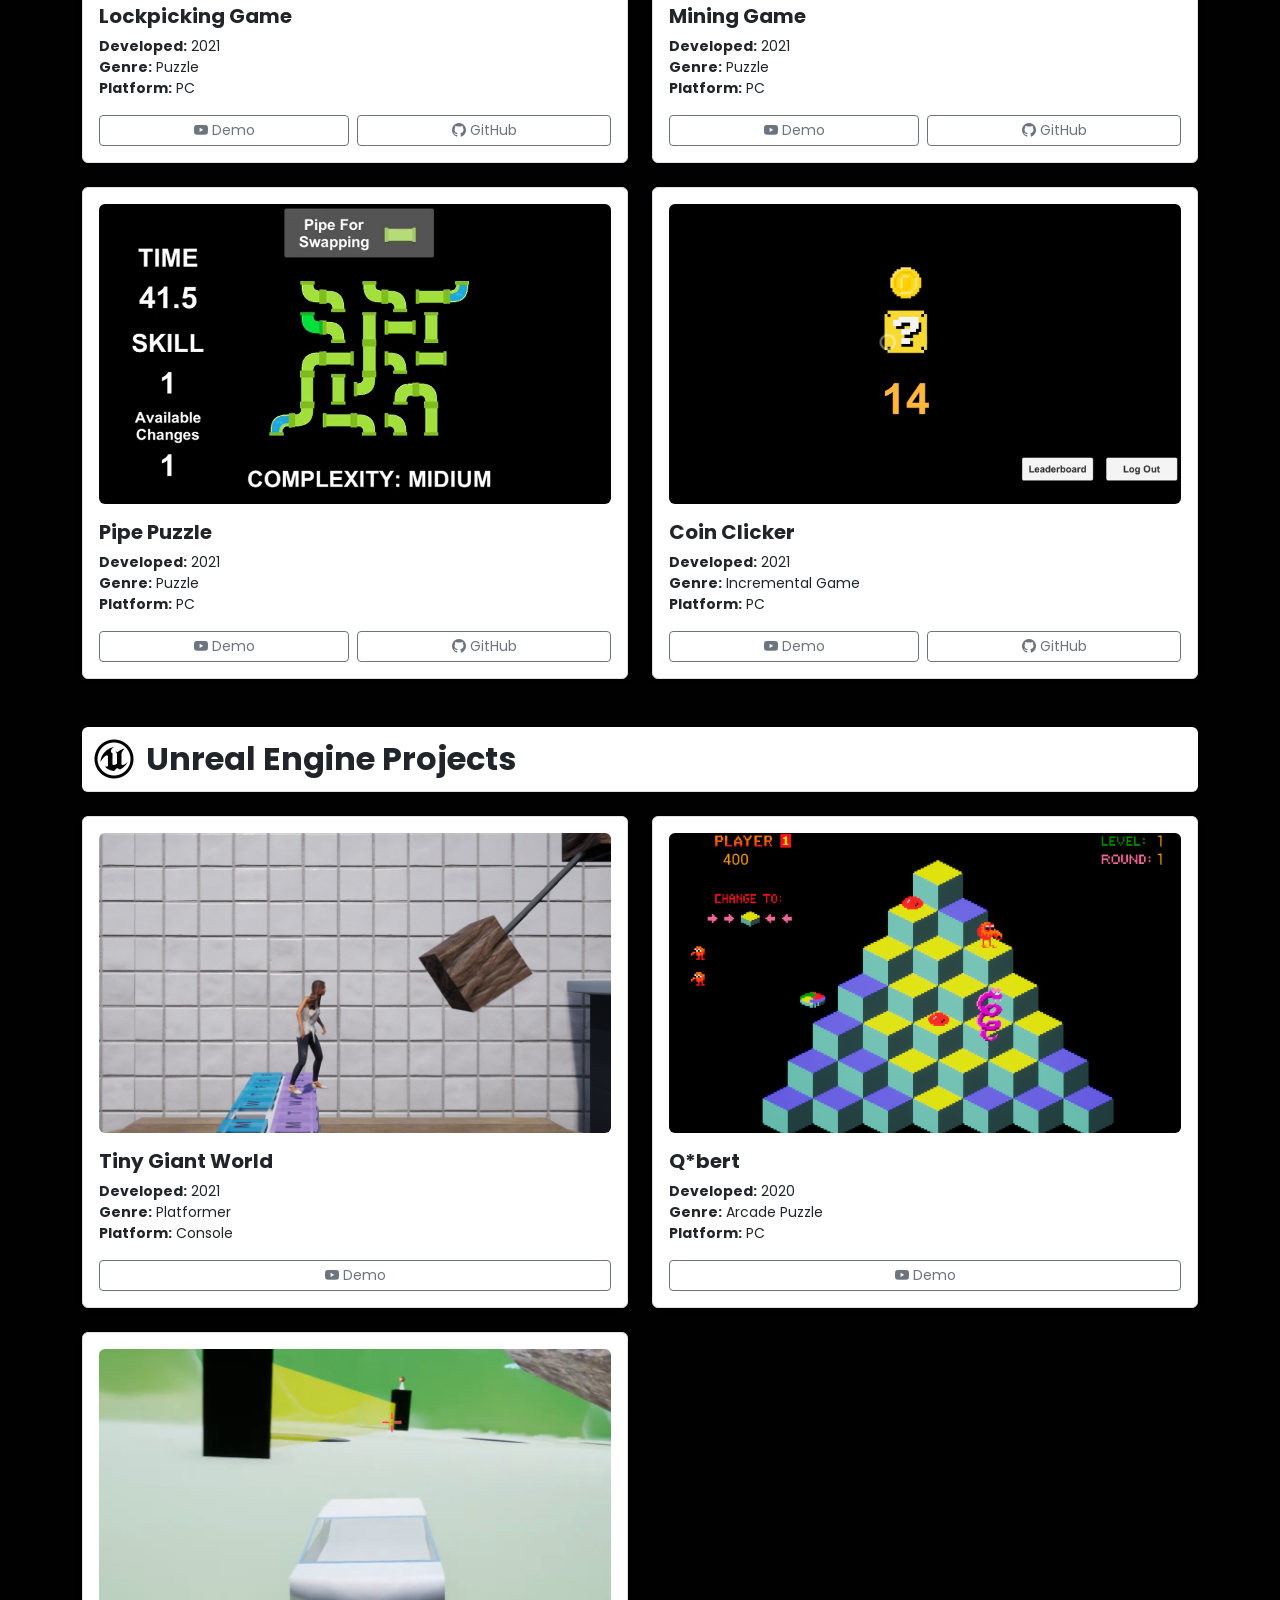
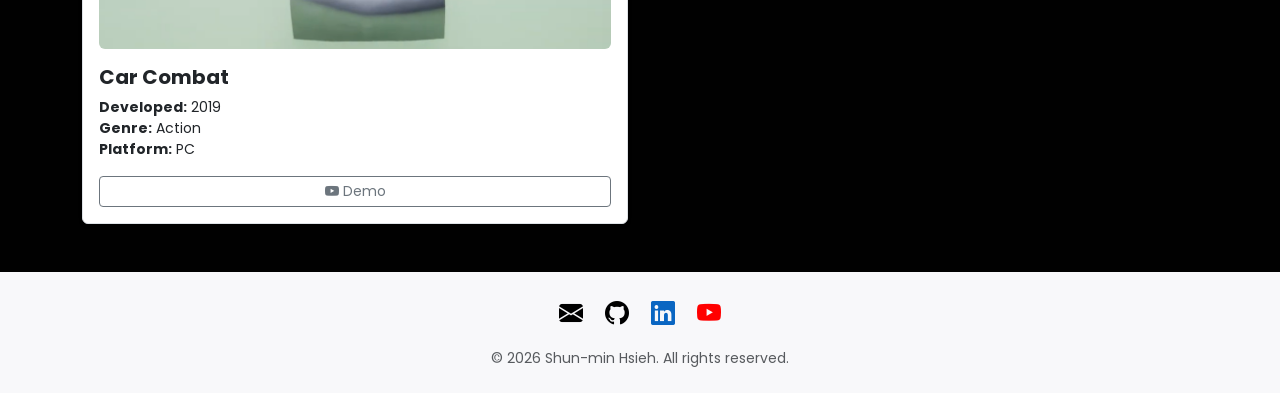
<file: legacy.html>
<!DOCTYPE html>
<html lang="en">
  <head>
    <meta charset="UTF-8" />
    <meta name="viewport" content="width=device-width, initial-scale=1.0" />

    <title>Legacy Projects | Shun-min Hsieh</title>
    <meta
      name="description"
      content="Explore the legacy projects of Shun-min Hsieh."
    />

    <!-- Favicon -->
    <link rel="icon" type="image/png" href="img/favicon.png" />

    <!-- Google Fonts -->
    <link rel="preconnect" href="https://fonts.googleapis.com" />
    <link rel="preconnect" href="https://fonts.gstatic.com" crossorigin />
    <link
      href="https://fonts.googleapis.com/css2?family=Montserrat:wght@900&family=Poppins:wght@300;400;700&display=swap"
      rel="stylesheet"
    />

    <!-- Bootstrap CSS -->
    <link
      href="https://cdn.jsdelivr.net/npm/bootstrap@5.3.2/dist/css/bootstrap.min.css"
      rel="stylesheet"
    />

    <!-- Bootstrap Icons -->
    <link
      rel="stylesheet"
      href="https://cdn.jsdelivr.net/npm/bootstrap-icons@1.11.2/font/bootstrap-icons.min.css"
    />

    <!-- CSS -->
    <link rel="stylesheet" href="css/style.css" />

    <!-- Open Graph -->
    <meta property="og:title" content="Shun-min Hsieh | Game Programmer Portfolio" />
    <meta property="og:description" content="Unity Game Programmer Portfolio" />
    <meta property="og:type" content="website" />
    <meta property="og:image" content="img/preview.png" />
    <meta property="og:url" content="https://sh960440.github.io/portfolio/" />

    <!-- Twitter Card -->
    <meta name="twitter:card" content="summary_large_image" />
  </head>

  <body>
    <!-- Navbar -->
    <nav class="navbar py-3" style="background-color: #f8f8fa">
      <div class="container d-flex justify-content-between align-items-center">
        <a class="navbar-brand fw-bold" href="index.html">SHUN-MIN HSIEH</a>

        <ul class="nav nav-underline">
          <li class="nav-item">
            <a class="nav-link" href="index.html">HOME</a>
          </li>
          <li class="nav-item">
            <a class="nav-link" href="projects.html">PROJECTS</a>
          </li>
          <li class="nav-item">
            <a class="nav-link active" href="legacy.html">LEGACY</a>
          </li>
          <li class="nav-item">
            <a class="nav-link" href="about.html">ABOUT</a>
          </li>
          <li class="nav-item">
            <a class="nav-link" href="contact.html">CONTACT</a>
          </li>
        </ul>
      </div>
    </nav>
    
    <!-- <section class="projects-header text-center mt-5 pt-4">
      <h1 class="fw-bold">Legacy Projects</h1>
    </section> -->

    <section class="container my-5">
      <!-- Unity 3D Projects -->
      <div class="mb-5">
        <h2 class="fw-bold mb-4 pb-2 border-bottom bg-white p-2 rounded text-dark">
          <i class="bi bi-unity text-dark"></i> Unity 3D Projects
        </h2>
        
        <div class="row g-4">

          <div class="col-12 col-lg-6">
            <div class="d-flex flex-column gap-3 p-3 border rounded shadow-sm legacy-item h-100 bg-white">
              <img src="img/legacy/samswayhome.png" 
                  alt="Sam's Way Home" 
                  class="rounded w-100" 
                  style="height: 300px; object-fit: cover;">
              
              <div class="flex-grow-1">
                <h5 class="fw-bold mb-2 text-dark">Sam's Way Home</h5>
                
                <ul class="list-unstyled small text-dark mb-3">
                  <li><strong>Developed:</strong> 2021</li>
                  <li><strong>Genre:</strong> Endless Runner</li>
                  <li><strong>Platform:</strong> PC</li>
                </ul>
                
                <div class="d-flex flex-wrap gap-2">
                  <a href="https://youtu.be/nOPGm_w2qjE" target="_blank" class="btn btn-outline-secondary btn-sm d-flex align-items-center justify-content-center gap-1 flex-fill">
                    <i class="bi bi-youtube"></i> Demo
                  </a>
                  <a href="https://github.com/sh960440/GAME3033-Final-Assignment" target="_blank" class="btn btn-outline-secondary btn-sm d-flex align-items-center justify-content-center gap-1 flex-fill">
                    <i class="bi bi-github"></i> GitHub
                  </a>
                  <a href="https://drive.google.com/file/d/1Hx4BqF0cpNjY_TdJxYi9P5_W3x9570WO/view?usp=sharing" target="_blank" class="btn btn-outline-secondary btn-sm d-flex align-items-center justify-content-center gap-1 flex-fill">
                    <i class="bi bi-download"></i> Download
                  </a>
                </div>
              </div>
            </div>
          </div>

          <div class="col-12 col-lg-6">
            <div class="d-flex flex-column gap-3 p-3 border rounded shadow-sm legacy-item h-100 bg-white">
              <img src="img/legacy/kitchenexpert.png" 
                  alt="Kitchen Expert" 
                  class="rounded w-100" 
                  style="height: 300px; object-fit: cover;">
              
              <div class="flex-grow-1">
                <h5 class="fw-bold mb-2 text-dark">Kitchen Expert</h5>
                
                <ul class="list-unstyled small text-dark mb-3">
                  <li><strong>Developed:</strong> 2021</li>
                  <li><strong>Genre:</strong> Overcooked-style Action</li>
                  <li><strong>Platform:</strong> PC / Console</li>
                </ul>
                
                <div class="d-flex flex-wrap gap-2">
                  <a href="https://youtu.be/USOIIPoOgGE" target="_blank" class="btn btn-outline-secondary btn-sm d-flex align-items-center justify-content-center gap-1 flex-fill">
                    <i class="bi bi-youtube"></i> Demo
                  </a>
                  <a href="https://github.com/sh960440/GAME3030-Project" target="_blank" class="btn btn-outline-secondary btn-sm d-flex align-items-center justify-content-center gap-1 flex-fill">
                    <i class="bi bi-github"></i> GitHub
                  </a>
                  <a href="https://drive.google.com/file/d/1lu7dfkSywezPhenT7jMXOI1bzlYigtxM/view?usp=sharing" target="_blank" class="btn btn-outline-secondary btn-sm d-flex align-items-center justify-content-center gap-1 flex-fill">
                    <i class="bi bi-download"></i> Download
                  </a>
                </div>
              </div>
            </div>
          </div>

          <div class="col-12 col-lg-6">
            <div class="d-flex flex-column gap-3 p-3 border rounded shadow-sm legacy-item h-100 bg-white">
              <img src="img/legacy/fantasydefense.png" 
                  alt="Fantasy Defense" 
                  class="rounded w-100" 
                  style="height: 300px; object-fit: cover;">
              
              <div class="flex-grow-1">
                <h5 class="fw-bold mb-2 text-dark">Fantasy Defense</h5>
                
                <ul class="list-unstyled small text-dark mb-3">
                  <li><strong>Developed:</strong> 2021</li>
                  <li><strong>Genre:</strong> Tower Defense</li>
                  <li><strong>Platform:</strong> Mobile</li>
                </ul>
                
                <div class="d-flex flex-wrap gap-2">
                  <a href="https://youtu.be/gNfs_ul8Cc0" target="_blank" class="btn btn-outline-secondary btn-sm d-flex align-items-center justify-content-center gap-1 flex-fill">
                    <i class="bi bi-youtube"></i> Demo
                  </a>
                  <a href="https://github.com/Akuma-Games/Mobile-TD-Game" target="_blank" class="btn btn-outline-secondary btn-sm d-flex align-items-center justify-content-center gap-1 flex-fill">
                    <i class="bi bi-github"></i> GitHub
                  </a>
                </div>
              </div>
            </div>
          </div>

          <div class="col-12 col-lg-6">
            <div class="d-flex flex-column gap-3 p-3 border rounded shadow-sm legacy-item h-100 bg-white">
              <img src="img/legacy/gemmaster.png" 
                  alt="Gem Master" 
                  class="rounded w-100" 
                  style="height: 300px; object-fit: cover;">
              
              <div class="flex-grow-1">
                <h5 class="fw-bold mb-2 text-dark">Gem Master</h5>
                
                <ul class="list-unstyled small text-dark mb-3">
                  <li><strong>Developed:</strong> 2021</li>
                  <li><strong>Genre:</strong> Puzzle</li>
                  <li><strong>Platform:</strong> PC</li>
                </ul>
                
                <div class="d-flex flex-wrap gap-2">
                  <a href="https://youtu.be/XotQLsGYjMI" target="_blank" class="btn btn-outline-secondary btn-sm d-flex align-items-center justify-content-center gap-1 flex-fill">
                    <i class="bi bi-youtube"></i> Demo
                  </a>
                  <a href="https://github.com/sh960440/GAME3033-MidtermGameJam" target="_blank" class="btn btn-outline-secondary btn-sm d-flex align-items-center justify-content-center gap-1 flex-fill">
                    <i class="bi bi-github"></i> GitHub
                  </a>
                  <a href="https://drive.google.com/file/d/1O_C0SJGJtVGM9JPPl83iwcaiFWiB3GAN/view?usp=sharing" target="_blank" class="btn btn-outline-secondary btn-sm d-flex align-items-center justify-content-center gap-1 flex-fill">
                    <i class="bi bi-download"></i> Download
                  </a>
                </div>
              </div>
            </div>
          </div>

          <div class="col-12 col-lg-6">
            <div class="d-flex flex-column gap-3 p-3 border rounded shadow-sm legacy-item h-100 bg-white">
              <img src="img/legacy/mr.math.png" 
                  alt="Mr. Math" 
                  class="rounded w-100" 
                  style="height: 300px; object-fit: cover;">
              
              <div class="flex-grow-1">
                <h5 class="fw-bold mb-2 text-dark">Mr. Math</h5>
                
                <ul class="list-unstyled small text-dark mb-3">
                  <li><strong>Developed:</strong> 2021</li>
                  <li><strong>Genre:</strong> Puzzle</li>
                  <li><strong>Platform:</strong> PC</li>
                </ul>
                
                <div class="d-flex flex-wrap gap-2">
                  <a href="https://youtu.be/jirPvD_7fpY" target="_blank" class="btn btn-outline-secondary btn-sm d-flex align-items-center justify-content-center gap-1 flex-fill">
                    <i class="bi bi-youtube"></i> Demo
                  </a>
                  <a href="https://github.com/sh960440/GAME3033-FinalGameJam" target="_blank" class="btn btn-outline-secondary btn-sm d-flex align-items-center justify-content-center gap-1 flex-fill">
                    <i class="bi bi-github"></i> GitHub
                  </a>
                  <a href="https://drive.google.com/file/d/1Sfi8Q4LCVVcd48jS-nIV7iRLKessQk-y/view?usp=sharing" target="_blank" class="btn btn-outline-secondary btn-sm d-flex align-items-center justify-content-center gap-1 flex-fill">
                    <i class="bi bi-download"></i> Download
                  </a>
                </div>
              </div>
            </div>
          </div>

        </div>
      </div>

      <!-- Unity 2D Projects -->
      <div class="mb-5">
        <h2 class="fw-bold mb-4 pb-2 border-bottom bg-white p-2 rounded text-dark">
          <i class="bi bi-unity text-dark"></i> Unity 2D Projects
        </h2>
        
        <div class="row g-4">

          <div class="col-12 col-lg-6">
            <div class="d-flex flex-column gap-3 p-3 border rounded shadow-sm legacy-item h-100 bg-white">
              <img src="img/legacy/ninjafrog.png" 
                  alt="Ninja Frog" 
                  class="rounded w-100" 
                  style="height: 300px; object-fit: cover;">
              
              <div class="flex-grow-1">
                <h5 class="fw-bold mb-2 text-dark">Ninja Frog</h5>
                
                <ul class="list-unstyled small text-dark mb-3">
                  <li><strong>Developed:</strong> 2020</li>
                  <li><strong>Genre:</strong> Platformer</li>
                  <li><strong>Platform:</strong> Mobile</li>
                </ul>
                
                <div class="d-flex flex-wrap gap-2">
                  <a href="https://youtu.be/4sAI71OecYU" target="_blank" class="btn btn-outline-secondary btn-sm d-flex align-items-center justify-content-center gap-1 flex-fill">
                    <i class="bi bi-youtube"></i> Demo
                  </a>
                  <a href="https://github.com/sh960440/GAME2014-Assignment-2" target="_blank" class="btn btn-outline-secondary btn-sm d-flex align-items-center justify-content-center gap-1 flex-fill">
                    <i class="bi bi-github"></i> GitHub
                  </a>
                </div>
              </div>
            </div>
          </div>

          <div class="col-12 col-lg-6">
            <div class="d-flex flex-column gap-3 p-3 border rounded shadow-sm legacy-item h-100 bg-white">
              <img src="img/legacy/link'sdayoff.png" 
                  alt="Link's Day Off" 
                  class="rounded w-100" 
                  style="height: 300px; object-fit: cover;">
              
              <div class="flex-grow-1">
                <h5 class="fw-bold mb-2 text-dark">Link's Day Off</h5>
                
                <ul class="list-unstyled small text-dark mb-3">
                  <li><strong>Developed:</strong> 2020</li>
                  <li><strong>Genre:</strong> Role-Playing</li>
                  <li><strong>Platform:</strong> PC</li>
                </ul>
                
                <div class="d-flex flex-wrap gap-2">
                  <a href="https://youtu.be/MKL0RSiBvzo" target="_blank" class="btn btn-outline-secondary btn-sm d-flex align-items-center justify-content-center gap-1 flex-fill">
                    <i class="bi bi-youtube"></i> Demo
                  </a>
                  <a href="https://github.com/xFluke/GAME3023-Culminating-Assignment" target="_blank" class="btn btn-outline-secondary btn-sm d-flex align-items-center justify-content-center gap-1 flex-fill">
                    <i class="bi bi-github"></i> GitHub
                  </a>
                </div>
              </div>
            </div>
          </div>

          <div class="col-12 col-lg-6">
            <div class="d-flex flex-column gap-3 p-3 border rounded shadow-sm legacy-item h-100 bg-white">
              <img src="img/legacy/virusfighter.png" 
                  alt="Virus Fighter"
                  class="rounded w-100" 
                  style="height: 300px; object-fit: cover;">
              
              <div class="flex-grow-1">
                <h5 class="fw-bold mb-2 text-dark">Virus Fighter</h5>
                
                <ul class="list-unstyled small text-dark mb-3">
                  <li><strong>Developed:</strong> 2020</li>
                  <li><strong>Genre:</strong> Shooter</li>
                  <li><strong>Platform:</strong> Mobile</li>
                </ul>
                
                <div class="d-flex flex-wrap gap-2">
                  <a href="https://youtu.be/Xr5_Vn4z4sM" target="_blank" class="btn btn-outline-secondary btn-sm d-flex align-items-center justify-content-center gap-1 flex-fill">
                    <i class="bi bi-youtube"></i> Demo
                  </a>
                  <a href="https://github.com/sh960440/GAME2014-A1-Virus-Fighter" target="_blank" class="btn btn-outline-secondary btn-sm d-flex align-items-center justify-content-center gap-1 flex-fill">
                    <i class="bi bi-github"></i> GitHub
                  </a>
                </div>
              </div>
            </div>
          </div>

          <div class="col-12 col-lg-6">
            <div class="d-flex flex-column gap-3 p-3 border rounded shadow-sm legacy-item h-100 bg-white">
              <img src="img/legacy/animalpop.png" 
                  alt="Animal Pop"
                  class="rounded w-100" 
                  style="height: 300px; object-fit: cover;">
              
              <div class="flex-grow-1">
                <h5 class="fw-bold mb-2 text-dark">Animal Pop</h5>
                
                <ul class="list-unstyled small text-dark mb-3">
                  <li><strong>Developed:</strong> 2021</li>
                  <li><strong>Genre:</strong> Match-3</li>
                  <li><strong>Platform:</strong> PC</li>
                </ul>
                
                <div class="d-flex flex-wrap gap-2">
                  <a href="https://youtu.be/fH-oPprrZRk" target="_blank" class="btn btn-outline-secondary btn-sm d-flex align-items-center justify-content-center gap-1 flex-fill">
                    <i class="bi bi-youtube"></i> Demo
                  </a>
                  <a href="https://github.com/sh960440/GAME3011_A3_HsiehShunmin" target="_blank" class="btn btn-outline-secondary btn-sm d-flex align-items-center justify-content-center gap-1 flex-fill">
                    <i class="bi bi-github"></i> GitHub
                  </a>
                </div>
              </div>
            </div>
          </div>

          <div class="col-12 col-lg-6">
            <div class="d-flex flex-column gap-3 p-3 border rounded shadow-sm legacy-item h-100 bg-white">
              <img src="img/legacy/lockpickinggame.png" 
                  alt="Lockpicking Game"
                  class="rounded w-100" 
                  style="height: 300px; object-fit: cover;">
              
              <div class="flex-grow-1">
                <h5 class="fw-bold mb-2 text-dark">Lockpicking Game</h5>
                
                <ul class="list-unstyled small text-dark mb-3">
                  <li><strong>Developed:</strong> 2021</li>
                  <li><strong>Genre:</strong> Puzzle</li>
                  <li><strong>Platform:</strong> PC</li>
                </ul>
                
                <div class="d-flex flex-wrap gap-2">
                  <a href="https://youtu.be/CiIHbeX-jcA" target="_blank" class="btn btn-outline-secondary btn-sm d-flex align-items-center justify-content-center gap-1 flex-fill">
                    <i class="bi bi-youtube"></i> Demo
                  </a>
                  <a href="https://github.com/sh960440/GAME3011_A2_HsiehShunmin" target="_blank" class="btn btn-outline-secondary btn-sm d-flex align-items-center justify-content-center gap-1 flex-fill">
                    <i class="bi bi-github"></i> GitHub
                  </a>
                </div>
              </div>
            </div>
          </div>

          <div class="col-12 col-lg-6">
            <div class="d-flex flex-column gap-3 p-3 border rounded shadow-sm legacy-item h-100 bg-white">
              <img src="img/legacy/mininggame.png" 
                  alt="Mining Game"
                  class="rounded w-100" 
                  style="height: 300px; object-fit: cover;">
              
              <div class="flex-grow-1">
                <h5 class="fw-bold mb-2 text-dark">Mining Game</h5>
                
                <ul class="list-unstyled small text-dark mb-3">
                  <li><strong>Developed:</strong> 2021</li>
                  <li><strong>Genre:</strong> Puzzle</li>
                  <li><strong>Platform:</strong> PC</li>
                </ul>
                
                <div class="d-flex flex-wrap gap-2">
                  <a href="https://youtu.be/MReZZ1wGC_Y" target="_blank" class="btn btn-outline-secondary btn-sm d-flex align-items-center justify-content-center gap-1 flex-fill">
                    <i class="bi bi-youtube"></i> Demo
                  </a>
                  <a href="https://github.com/sh960440/GAME3011_A1_HsiehShunmin" target="_blank" class="btn btn-outline-secondary btn-sm d-flex align-items-center justify-content-center gap-1 flex-fill">
                    <i class="bi bi-github"></i> GitHub
                  </a>
                </div>
              </div>
            </div>
          </div>

          <div class="col-12 col-lg-6">
            <div class="d-flex flex-column gap-3 p-3 border rounded shadow-sm legacy-item h-100 bg-white">
              <img src="img/legacy/pipepuzzle.png" 
                  alt="Pipe Puzzle"
                  class="rounded w-100" 
                  style="height: 300px; object-fit: cover;">
              
              <div class="flex-grow-1">
                <h5 class="fw-bold mb-2 text-dark">Pipe Puzzle</h5>
                
                <ul class="list-unstyled small text-dark mb-3">
                  <li><strong>Developed:</strong> 2021</li>
                  <li><strong>Genre:</strong> Puzzle</li>
                  <li><strong>Platform:</strong> PC</li>
                </ul>
                
                <div class="d-flex flex-wrap gap-2">
                  <a href="https://youtu.be/yU3DOKhzNPE?si=LAfGT3VLxF5gb23I" target="_blank" class="btn btn-outline-secondary btn-sm d-flex align-items-center justify-content-center gap-1 flex-fill">
                    <i class="bi bi-youtube"></i> Demo
                  </a>
                  <a href="https://github.com/sh960440/GAME3011_A4_HsiehShunmin" target="_blank" class="btn btn-outline-secondary btn-sm d-flex align-items-center justify-content-center gap-1 flex-fill">
                    <i class="bi bi-github"></i> GitHub
                  </a>
                </div>
              </div>
            </div>
          </div>

          <div class="col-12 col-lg-6">
            <div class="d-flex flex-column gap-3 p-3 border rounded shadow-sm legacy-item h-100 bg-white">
              <img src="img/legacy/coinclicker.png" 
                  alt="Coin Clicker"
                  class="rounded w-100" 
                  style="height: 300px; object-fit: cover;">
              
              <div class="flex-grow-1">
                <h5 class="fw-bold mb-2 text-dark">Coin Clicker</h5>
                
                <ul class="list-unstyled small text-dark mb-3">
                  <li><strong>Developed:</strong> 2021</li>
                  <li><strong>Genre:</strong> Incremental Game</li>
                  <li><strong>Platform:</strong> PC</li>
                </ul>
                
                <div class="d-flex flex-wrap gap-2">
                  <a href="https://youtu.be/JskdA7yMwNk" target="_blank" class="btn btn-outline-secondary btn-sm d-flex align-items-center justify-content-center gap-1 flex-fill">
                    <i class="bi bi-youtube"></i> Demo
                  </a>
                  <a href="https://github.com/sh960440/CoinGame" target="_blank" class="btn btn-outline-secondary btn-sm d-flex align-items-center justify-content-center gap-1 flex-fill">
                    <i class="bi bi-github"></i> GitHub
                  </a>
                </div>
              </div>
            </div>
          </div>

        </div>
      </div>

      <!-- Unreal Engine Projects -->
      <div class="mb-5">
        <h2 class="fw-bold mb-4 pb-2 border-bottom bg-white p-2 rounded text-dark d-flex align-items-center gap-2">
          <img src="img/unreal-engine-icon.png" alt="Unreal Engine" style="width: 48px; height: 48px; object-fit: contain;">
          <span>Unreal Engine Projects</span>
        </h2>
        
        <div class="row g-4">

          <div class="col-12 col-lg-6">
            <div class="d-flex flex-column gap-3 p-3 border rounded shadow-sm legacy-item h-100 bg-white">
              <img src="img/legacy/tinygiantworld.png" 
                  alt="Tiny Giant World"
                  class="rounded w-100" 
                  style="height: 300px; object-fit: cover;">
              
              <div class="flex-grow-1">
                <h5 class="fw-bold mb-2 text-dark">Tiny Giant World</h5>
                
                <ul class="list-unstyled small text-dark mb-3">
                  <li><strong>Developed:</strong> 2021</li>
                  <li><strong>Genre:</strong> Platformer</li>
                  <li><strong>Platform:</strong> Console</li>
                </ul>
                
                <div class="d-flex flex-wrap gap-2">
                  <a href="https://youtu.be/NCrFu6ufYPY" target="_blank" class="btn btn-outline-secondary btn-sm d-flex align-items-center justify-content-center gap-1 flex-fill">
                    <i class="bi bi-youtube"></i> Demo
                  </a>
                </div>
              </div>
            </div>
          </div>

          <div class="col-12 col-lg-6">
            <div class="d-flex flex-column gap-3 p-3 border rounded shadow-sm legacy-item h-100 bg-white">
              <img src="img/legacy/Qbert.png" 
                  alt="Q*bert"
                  class="rounded w-100" 
                  style="height: 300px; object-fit: cover;">
              
              <div class="flex-grow-1">
                <h5 class="fw-bold mb-2 text-dark">Q*bert</h5>
                
                <ul class="list-unstyled small text-dark mb-3">
                  <li><strong>Developed:</strong> 2020</li>
                  <li><strong>Genre:</strong> Arcade Puzzle</li>
                  <li><strong>Platform:</strong> PC</li>
                </ul>
                
                <div class="d-flex flex-wrap gap-2">
                  <a href="https://youtu.be/Sc_3Tnt4zX4" target="_blank" class="btn btn-outline-secondary btn-sm d-flex align-items-center justify-content-center gap-1 flex-fill">
                    <i class="bi bi-youtube"></i> Demo
                  </a>
                </div>
              </div>
            </div>
          </div>

          <div class="col-12 col-lg-6">
            <div class="d-flex flex-column gap-3 p-3 border rounded shadow-sm legacy-item h-100 bg-white">
              <img src="img/legacy/carcombat.png" 
                  alt="Car Combat"
                  class="rounded w-100" 
                  style="height: 300px; object-fit: cover;">
              
              <div class="flex-grow-1">
                <h5 class="fw-bold mb-2 text-dark">Car Combat</h5>
                
                <ul class="list-unstyled small text-dark mb-3">
                  <li><strong>Developed:</strong> 2019</li>
                  <li><strong>Genre:</strong> Action</li>
                  <li><strong>Platform:</strong> PC</li>
                </ul>
                
                <div class="d-flex flex-wrap gap-2">
                  <a href="https://youtu.be/u6wFBgHy9yo" target="_blank" class="btn btn-outline-secondary btn-sm d-flex align-items-center justify-content-center gap-1 flex-fill">
                    <i class="bi bi-youtube"></i> Demo
                  </a>
                </div>
              </div>
            </div>
          </div>

        </div>
      </div>

    </section>

    <!-- Footer -->
    <footer class="py-4" style="background-color: #f8f8fa;">
      <div class="container text-center">
        <div class="mb-3 social-links">
          <a href="mailto:sh960440@gmail.com" class="mx-2 email">
            <i class="bi bi-envelope-fill"></i>
          </a>
          <a href="https://github.com/sh960440" class="mx-2 github">
            <i class="bi bi-github"></i>
          </a>
          <a href="https://linkedin.com/in/shun-min-hsieh-b8a76b166/" class="mx-2 linkedin">
            <i class="bi bi-linkedin"></i>
          </a>
          <a href="https://youtube.com/playlist?list=PLE5NE7yeOQR6OZbv3dW4vCkKGmFOtLgiM&si=_cCBBaSSwA2jwL-O" class="mx-2 youtube">
            <i class="bi bi-youtube"></i>
          </a>
        </div>

        <p class="text-muted small mb-0">
          &copy; 2026 Shun-min Hsieh. All rights reserved.
        </p>
      </div>
    </footer>
  </body>
</html>
</file>
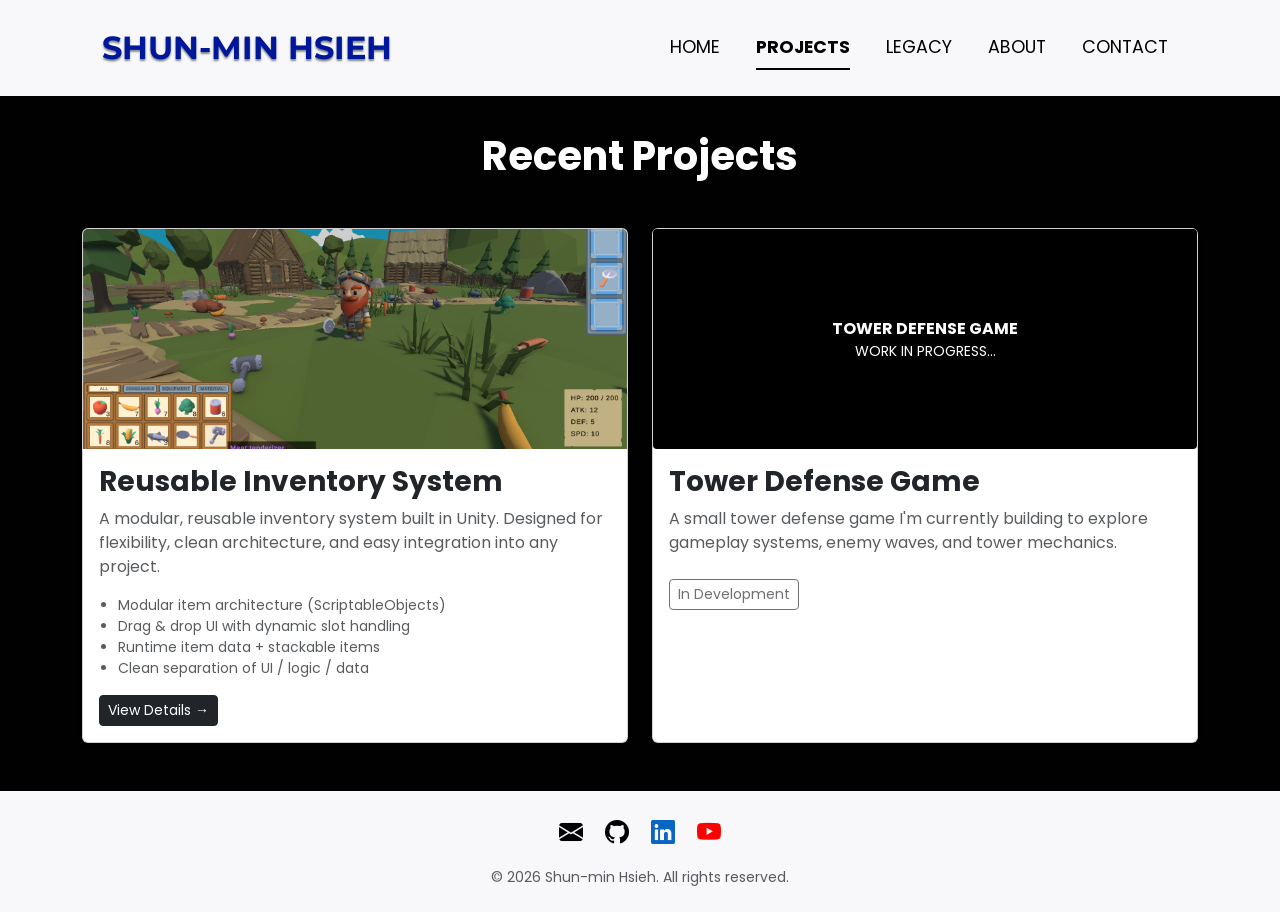
<file: projects.html>
<!DOCTYPE html>
<html lang="en">
  <head>
    <meta charset="UTF-8" />
    <meta name="viewport" content="width=device-width, initial-scale=1.0" />

    <title>Recent Projects | Shun-min Hsieh</title>
    <meta
      name="description"
      content="Explore the recent projects of Shun-min Hsieh."
    />

    <!-- Favicon -->
    <link rel="icon" type="image/png" href="img/favicon.png" />

    <!-- Google Fonts -->
    <link rel="preconnect" href="https://fonts.googleapis.com" />
    <link rel="preconnect" href="https://fonts.gstatic.com" crossorigin />
    <link
      href="https://fonts.googleapis.com/css2?family=Montserrat:wght@900&family=Poppins:wght@300;400;700&display=swap"
      rel="stylesheet"
    />

    <!-- Bootstrap CSS -->
    <link
      href="https://cdn.jsdelivr.net/npm/bootstrap@5.3.2/dist/css/bootstrap.min.css"
      rel="stylesheet"
    />

    <!-- Bootstrap Icons -->
    <link
      rel="stylesheet"
      href="https://cdn.jsdelivr.net/npm/bootstrap-icons@1.11.2/font/bootstrap-icons.min.css"
    />

    <!-- CSS -->
    <link rel="stylesheet" href="css/style.css" />

    <!-- Open Graph -->
    <meta property="og:title" content="Shun-min Hsieh | Game Programmer Portfolio" />
    <meta property="og:description" content="Unity Game Programmer Portfolio" />
    <meta property="og:type" content="website" />
    <meta property="og:image" content="img/preview.png" />
    <meta property="og:url" content="https://sh960440.github.io/portfolio/" />

    <!-- Twitter Card -->
    <meta name="twitter:card" content="summary_large_image" />
  </head>

  <body>
    <!-- Navbar -->
    <nav class="navbar py-3" style="background-color: #f8f8fa">
      <div class="container d-flex justify-content-between align-items-center">
        <a class="navbar-brand fw-bold" href="index.html">SHUN-MIN HSIEH</a>

        <ul class="nav nav-underline">
          <li class="nav-item">
            <a class="nav-link" href="index.html">HOME</a>
          </li>
          <li class="nav-item">
            <a class="nav-link active" href="projects.html">PROJECTS</a>
          </li>
          <li class="nav-item">
            <a class="nav-link" href="legacy.html">LEGACY</a>
          </li>
          <li class="nav-item">
            <a class="nav-link" href="about.html">ABOUT</a>
          </li>
          <li class="nav-item">
            <a class="nav-link" href="contact.html">CONTACT</a>
          </li>
        </ul>
      </div>
    </nav>
    
    <section class="projects-header text-center mt-5 pt-4">
      <h1 class="fw-bold">Recent Projects</h1>
    </section>

    <section class="container my-5">

      <div class="row g-4">

        <!-- Inventory System -->
        <div class="col-md-6">
          <div class="card h-100 shadow-sm">
            <img src="img/inventory-thumbnail.png" class="card-img-top" alt="Inventory System Screenshot">

            <div class="card-body">
              <h3 class="card-title fw-bold">Reusable Inventory System</h3>

              <p class="card-text text-muted">
                A modular, reusable inventory system built in Unity. Designed for flexibility, clean architecture, and easy integration into any project.
              </p>

              <ul class="text-muted small">
                <li>Modular item architecture (ScriptableObjects)</li>
                <li>Drag & drop UI with dynamic slot handling</li>
                <li>Runtime item data + stackable items</li>
                <li>Clean separation of UI / logic / data</li>
              </ul>

              <div class="mt-3">
                <a href="inventory.html" class="btn btn-dark btn-sm">View Details →</a>
              </div>
            </div>
          </div>
        </div>

        <!-- TD Game -->
        <div class="col-md-6">
          <div class="card h-100 shadow-sm">
            <!-- <img src="img/placeholder-td.png" class="card-img-top" alt="Tower Defense Placeholder"> -->
            <div class="placeholder-td d-flex align-items-center justify-content-center flex-column">
              <span class="text-white fw-bold">TOWER DEFENSE GAME</span>
              <span class="text-white small">WORK IN PROGRESS...</span>
            </div>

            <div class="card-body">
              <h3 class="card-title fw-bold">Tower Defense Game</h3>

              <p class="card-text text-muted">
                A small tower defense game I'm currently building to explore gameplay systems, enemy waves, and tower mechanics.
              </p>

              <a class="btn btn-outline-dark btn-sm disabled mt-2">In Development</a>
            </div>
          </div>
        </div>

      </div>
    </section>

    <!-- Footer -->
    <footer class="py-4" style="background-color: #f8f8fa;">
      <div class="container text-center">
        <div class="mb-3 social-links">
          <a href="mailto:sh960440@gmail.com" class="mx-2 email">
            <i class="bi bi-envelope-fill"></i>
          </a>
          <a href="https://github.com/sh960440" class="mx-2 github">
            <i class="bi bi-github"></i>
          </a>
          <a href="https://linkedin.com/in/shun-min-hsieh-b8a76b166/" class="mx-2 linkedin">
            <i class="bi bi-linkedin"></i>
          </a>
          <a href="https://youtube.com/playlist?list=PLE5NE7yeOQR6OZbv3dW4vCkKGmFOtLgiM&si=_cCBBaSSwA2jwL-O" class="mx-2 youtube">
            <i class="bi bi-youtube"></i>
          </a>
        </div>

        <p class="text-muted small mb-0">
          &copy; 2026 Shun-min Hsieh. All rights reserved.
        </p>
      </div>
    </footer>
  </body>
</html>
</file>
<file: css/style.css>
/* CSS Variables */
:root {
  --color-dark: #010101;
  --color-light: #f8f8fa;
  --color-primary: #0d6efd;
  --navbar-height: 60px;
}

/* Global Reset */
* {
  margin: 0;
  padding: 0;
  box-sizing: border-box;
}

html {
  scroll-behavior: smooth;
}

body {
  background-color: var(--color-dark);
  color: white;
  padding-top: var(--navbar-height);
  font-family: "Poppins", sans-serif;
}

/* Navbar */
.navbar {
  display: flex;
  justify-content: space-between;
  align-items: center;
  padding: 15px 7%;
  border-bottom: 1px solid var(--color-dark);
  position: fixed;
  top: 0;
  left: 0;
  right: 0;
  z-index: 10;
  background-color: #f8f8fa;
}

.navbar .navbar-brand {
  font-family: "Montserrat", sans-serif;
  text-shadow: 0px 2px 2px rgba(5, 20, 20, 0.5);
  font-size: 2rem;
  font-weight: 900;
  color: #00179c;
}

.navbar .container .nav {
  font-family: "Poppins", sans-serif;
  font-size: 1.1rem;
}

.nav-item {
  padding: 10px;
}

.nav-link {
  color: black !important;
  transition: color 0.2s ease;
}

.nav-link:hover {
  color: #555 !important;
}

.nav-link.active {
  color: #000 !important;
  font-weight: 700;
}

/* Hero Section */
.hero {
  position: relative;
  height: 80vh;
  display: flex;
  align-items: center;
  justify-content: center;
  overflow: hidden;
}

.hero-bg {
  position: absolute;
  inset: 0;
  background: url("../img/home_bg.png") center/cover no-repeat;
  filter: blur(12px) brightness(0.5);
  transform: scale(1.1);
}

.hero-content {
  position: relative;
  z-index: 2;
  padding: 0 20px;
}

/* Footer */
.social-links a {
  font-size: 1.5rem;
  transition: all 0.3s ease;
  text-decoration: none !important;
}

.social-links .email i {
  color: #000;
}

.social-links .github i {
  color: #000;
}

.social-links .linkedin i {
  color: #0A66C2;
}

.social-links .youtube i {
  color: #FF0000;
}

.social-links a:hover {
  opacity: 0.7;
  transform: translateY(-2px);
}

/* Project Cards */
.card img {
  height: 220px;
  object-fit: cover;
}

.card ul {
  padding-left: 1.2rem;
}

/* Tower Defense Placeholder */
.placeholder-td {
  background-color: #000;
  height: 220px;
  border-radius: 4px;
}

/* Inventory Page */
.inventory-hero {
  height: 300px;
  background: linear-gradient(to bottom, rgba(0,0,0,0.6), rgba(0,0,0,0.6)),
              url("../img/inventory-hero.png") center/cover no-repeat;
  margin-bottom: 40px;
  border-radius: 8px;
}

/* About Page */
.skills-card-text {
  color: #212529;
}

/* Responsive Design */
/* Tablet and below (768px) */
@media (max-width: 768px) {
  .navbar {
    padding: 10px 5%;
  }

  .navbar .navbar-brand {
    font-size: 1.5rem;
  }

  .navbar .container {
    flex-direction: column;
    gap: 15px;
  }

  .navbar .nav {
    flex-wrap: wrap;
    justify-content: center;
  }

  .nav-item {
    padding: 5px 8px;
  }

  .hero {
    height: 60vh;
  }

  .hero-content h1 {
    font-size: 2rem !important;
  }

  .hero-content h2 {
    font-size: 1.2rem !important;
  }

  .card img {
    height: 180px;
  }

  .placeholder-td {
    height: 180px;
  }

  .inventory-hero {
    height: 200px;
  }
}

/* Mobile (576px and below) */
@media (max-width: 576px) {
  body {
    padding-top: 100px; /* Navbar height increases on mobile */
  }

  .navbar {
    padding: 10px 3%;
  }

  .navbar .navbar-brand {
    font-size: 1.2rem;
  }

  .nav-item {
    padding: 5px;
  }

  .nav-link {
    font-size: 0.9rem !important;
  }

  .hero {
    height: 50vh;
  }

  .hero-content {
    padding: 0 15px;
  }

  .hero-content h1 {
    font-size: 1.5rem !important;
  }

  .hero-content h2 {
    font-size: 1rem !important;
    margin-top: 1rem !important;
  }

  .hero-content .btn {
    padding: 0.5rem 1.5rem !important;
    font-size: 0.9rem !important;
  }

  .social-links a {
    font-size: 1.2rem;
    margin: 0 5px !important;
  }

  .card img {
    height: 150px;
  }

  .placeholder-td {
    height: 150px;
  }

  .inventory-hero {
    height: 150px;
  }

  /* About page adjustments */
  .col-lg-4,
  .col-lg-8,
  .col-lg-6 {
    padding: 0 15px;
  }

  .badge {
    font-size: 0.8rem !important;
  }
}

/* Large Desktop (1200px+) */
@media (min-width: 1200px) {
  .navbar .container {
    max-width: 1400px;
  }

  .hero {
    height: 85vh;
  }

  .hero-content h1 {
    font-size: 4rem;
  }

  .hero-content h2 {
    font-size: 1.8rem;
  }
}

/* Print styles */
@media print {
  .navbar,
  footer,
  .social-links {
    display: none;
  }

  body {
    background-color: white;
    color: black;
    padding-top: 0;
  }

  .hero-bg {
    filter: none;
  }
}
</file>
